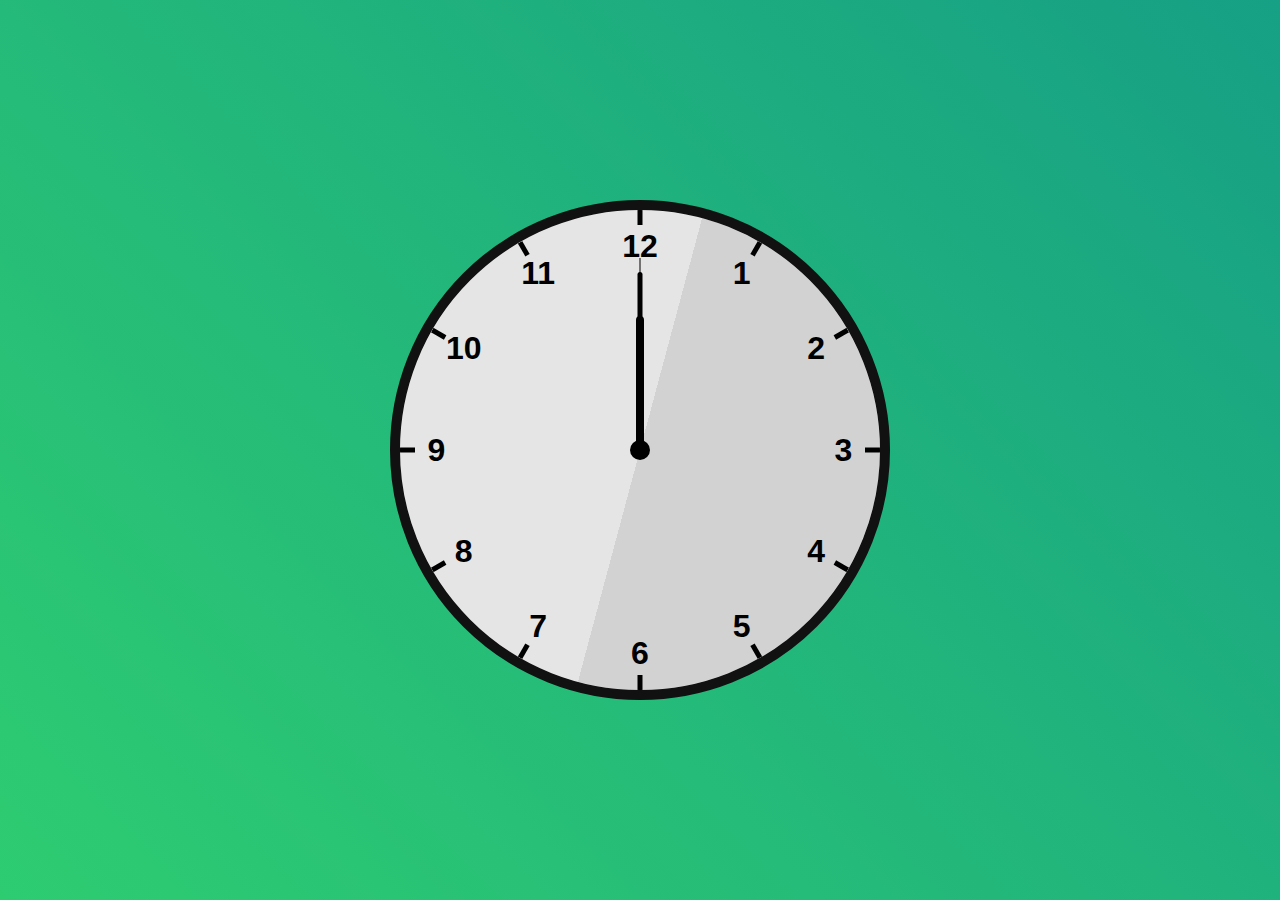
<file: analog clock/index.html>
<!DOCTYPE html>
<html lang="en">
<head>
    <meta charset="UTF-8">
    <meta name="viewport" content="width=device-width, initial-scale=1.0">
    <title>analog clock</title> 
    <link rel="stylesheet" href="style.css">
</head>
<body>
    <div class="clock"> 
        <div class="num num1"> 
            <div>1</div>
        </div>
        <div class="num num2"> 
            <div>2</div>
        </div>
        <div class="num num3"> 
            <div>3</div>
        </div>
        <div class="num num4"> 
            <div>4</div>
        </div>
        <div class="num num5"> 
            <div>5</div>
        </div>
        <div class="num num6"> 
            <div>6</div>
        </div>
        <div class="num num7"> 
            <div>7</div>
        </div>
        <div class="num num8"> 
            <div>8</div>
        </div>
        <div class="num num9"> 
            <div>9</div>
        </div>
        <div class="num num10"> 
            <div>10</div>
        </div>
        <div class="num num11"> 
            <div>11</div>
        </div>
        <div class="num num12"> 
            <div>12</div>
        </div>
        <div class="hand" id="sec"> 
            <div class="sec"></div>
        </div>
        <div class="hand" id="min"> 
            <div class="min"></div>
        </div>
        <div class="hand" id="hour">
            <div class="hour"></div>
        </div>
    </div> 
    <script src="main.js"></script>
</body>
</html>
</file>
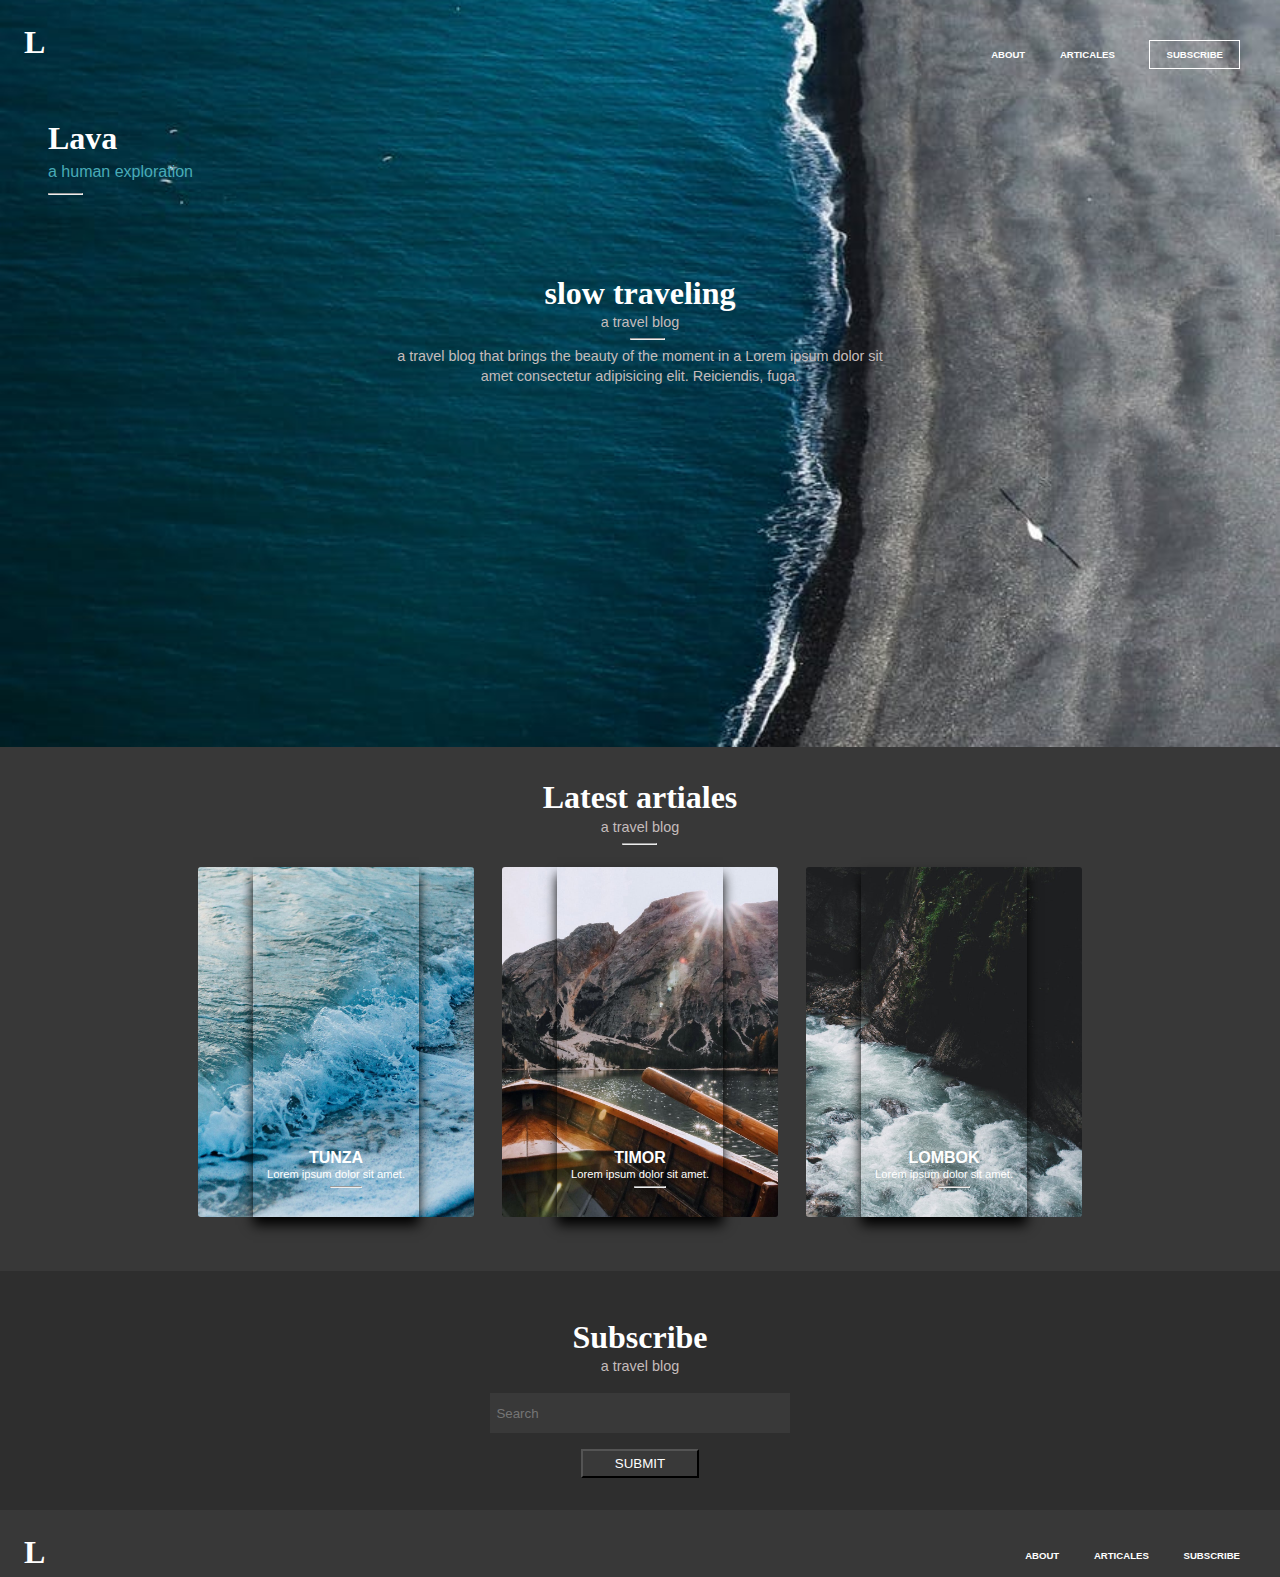
<file: lava/index.html>
<!DOCTYPE html>
<html lang="en">
<head>
    <meta charset="UTF-8">
    <meta name="viewport" content="width=device-width, initial-scale=1.0">
    <title>Document</title> 
    <link rel="stylesheet" href="style.css">
</head> 
<body> 
<header class="header"> 
    <!-- hamburger menu-->
    <div class="menu-container"> 
        <div class="menu"  id="menu"> 
            &#9776;
        </div> 
        <div class="menu-list" id="menu"> 
            <ul>
                <li>  <a href="#"> about</a>  </li>
                <li> <a href="#"> articales</a></li>
                <li> <a href="#"> subscribe</a></li>
            </ul> 
        </div>
    </div>
     <!-- end hamburger menu--> 

    <div class="container">
<div class="logo "> 
 <h1>L</h1>
</div> 
<nav class="nav hide"> 
    <ul>
        <li>  <a href="#"> about</a>  </li>
        <li> <a href="#"> articales</a></li>
        <li> <a href="#"> subscribe</a></li>
    </ul> 
</nav>  
</div> 



<div class="content-top"> 
    <h1>Lava</h1> 
    <p class="text-blue">a human exploration</p> 
    <hr class="line-xl">  
</div> 

<div class="content-bottom"> 
    <h1 class="text-lg">slow traveling </h1> 
    <p class="text-xl">a travel blog</p> 
    <hr class="line-xl"> 
    <p class="text-xl">a travel blog that brings the beauty of the moment in a <picture></picture> Lorem ipsum dolor sit amet consectetur adipisicing elit. Reiciendis, fuga.</p> 
</div>
</header> 

<!-- section 1-->
<section class="section"> 
    <h1 class="text-lg">Latest artiales </h1> 
    <p class="text-xl">a travel blog</p> 
    <hr class="line-xl"> 

    <div class="image-tables"> 

        <div class="card"> 
            <div class="card-content"> 
                <h2>tunza</h2>
               <p>Lorem ipsum dolor sit amet.</p> 
               <hr>
            </div>
         </div> 
           <div class="card"> 
            <div class="card-content"> 
                <h2> timor</h2>
                <p>Lorem ipsum dolor sit amet.</p> 
                <hr>
            </div>
            </div> 

            <div class="card"> 
                <div class="card-content"> 
                    <h2>lombok</h2>
                    <p>Lorem ipsum dolor sit amet.</p> 
                    <hr>
                </div>
                </div>
       </div> 
</section>

<form  class="form"> 
    <h1 class="text-lg">Subscribe</h1> 
    <p class="text-xl">a travel blog</p> 
    <input type="text" name="Search" placeholder="Search"> <br>
    <button>submit</button>
</form> 

 <!-- footer-->
<footer class="footer"> 
    <div class="container">
        <div class="logo"> 
         <h1>L</h1>
        </div> 
        <nav class="nav nav-footer"> 
            <ul>
                <li>  <a href="#"> about</a>  </li>
                <li> <a href="#"> articales</a></li>
                <li> <a href="#"> subscribe</a></li>
            </ul> 
        </nav>  
        </div> 
</footer>














<script>  
 var menu = document.getElementById("menu");
   menu.onclick = function() { 
            this.classList.toggle("active");
            var menuList = this.nextElementSibling;
            if (menuList .style.maxHeight) {
                menuList.style.maxHeight = null;
            } else {
                menuList.style.maxHeight = menuList.scrollHeight + "px";
            } 
          }
</script>
</body> 
</html>
</file>
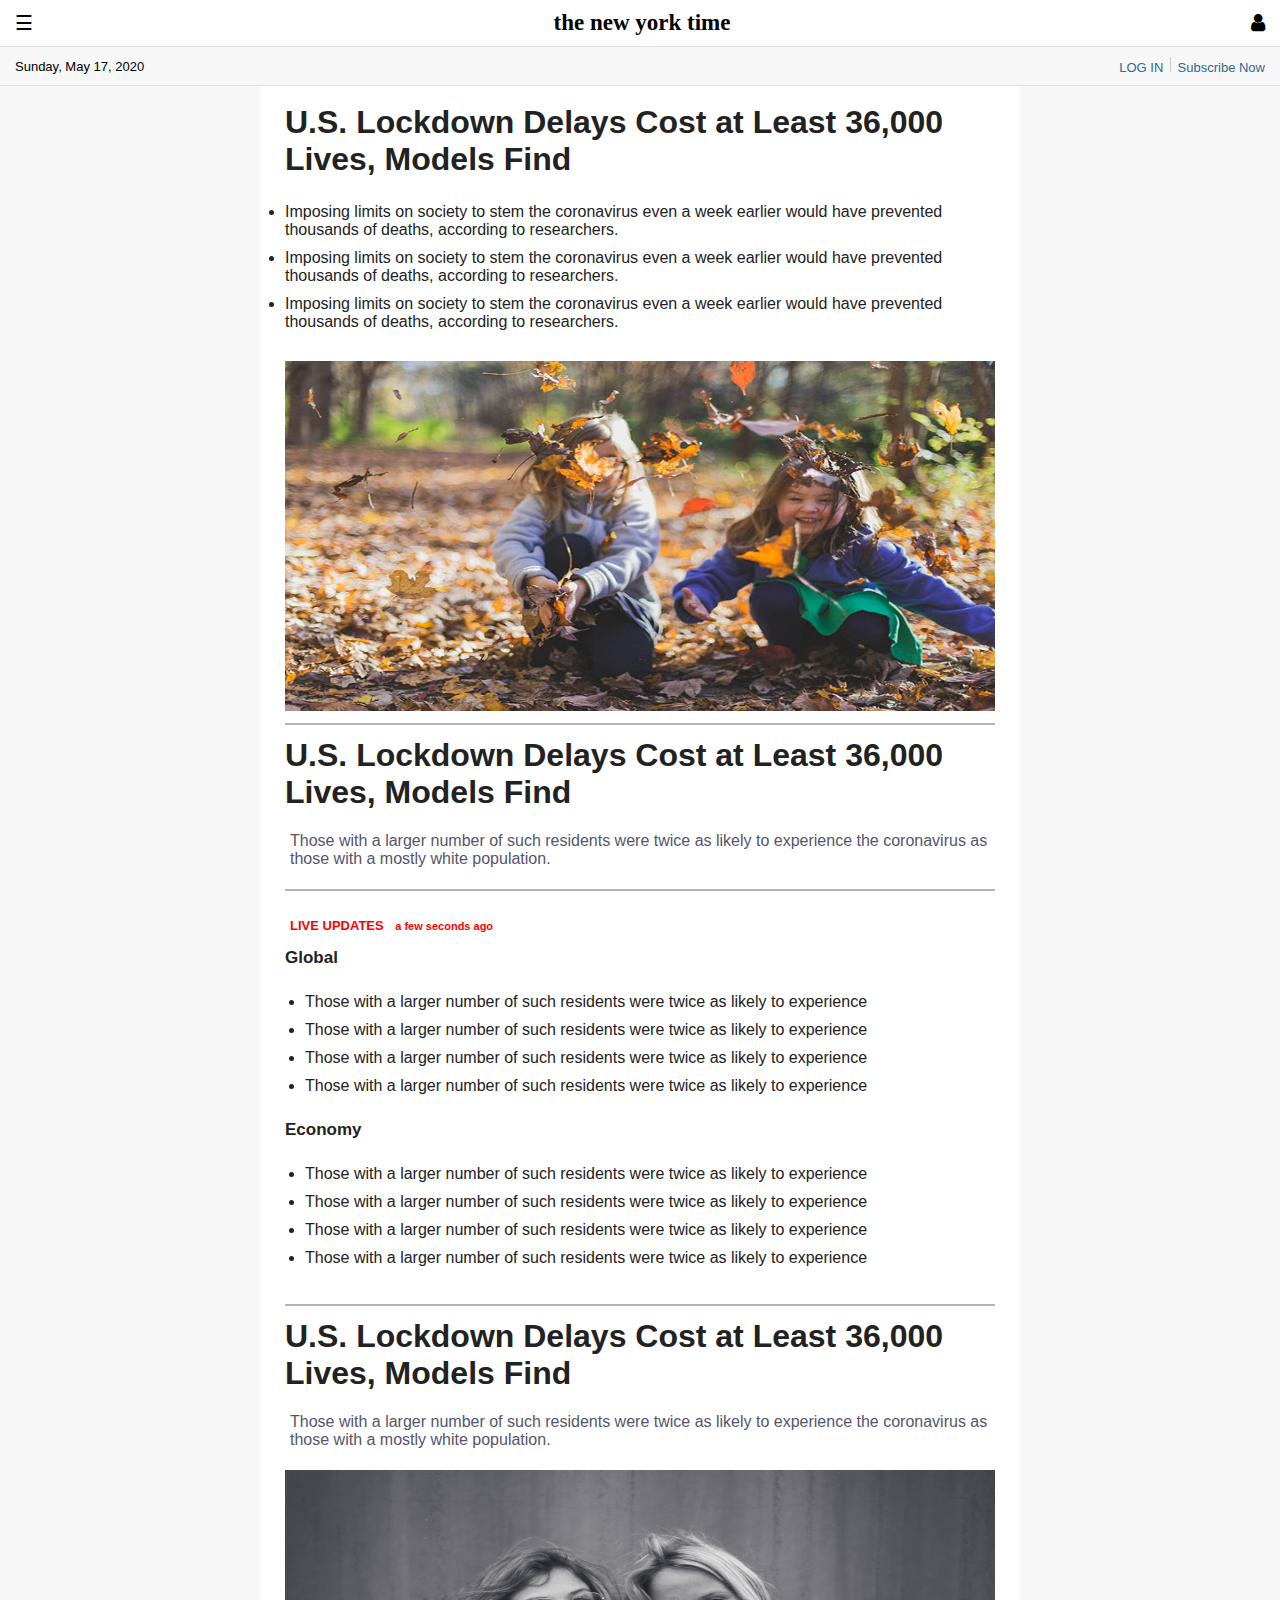
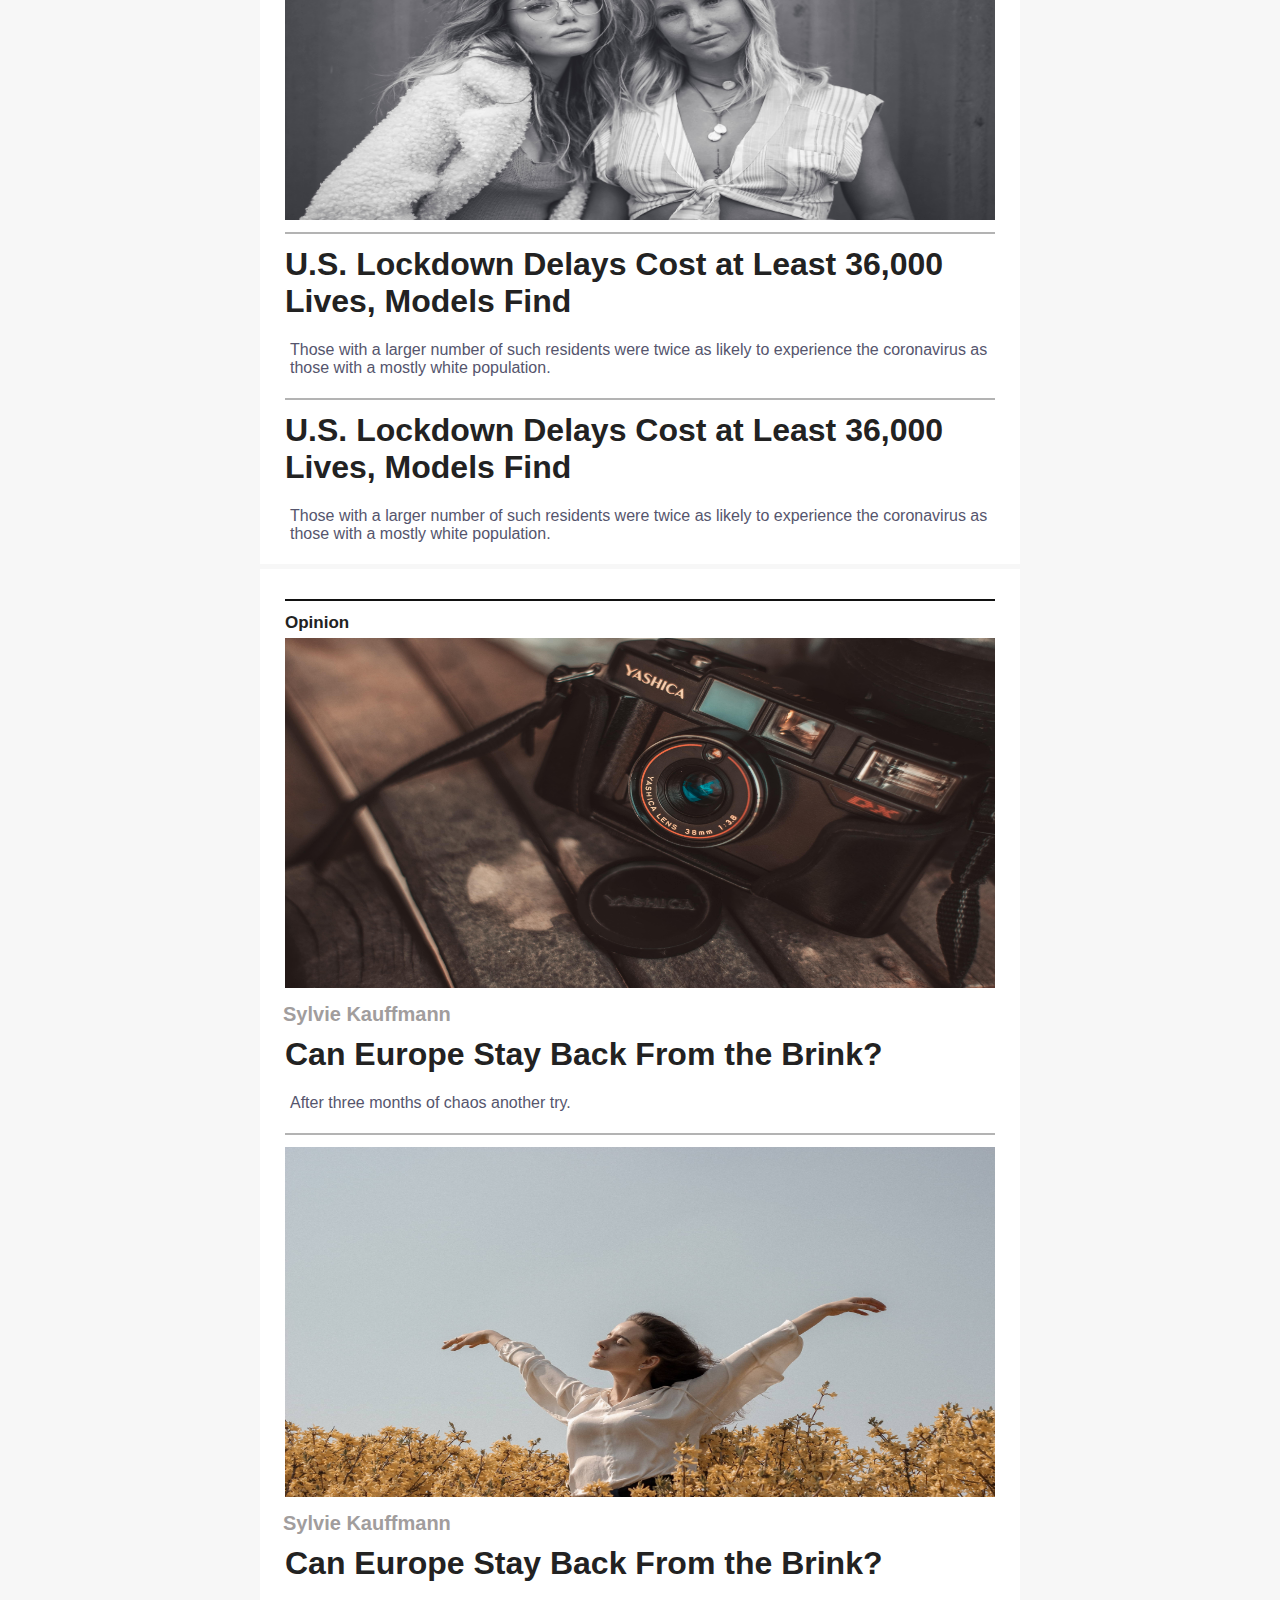
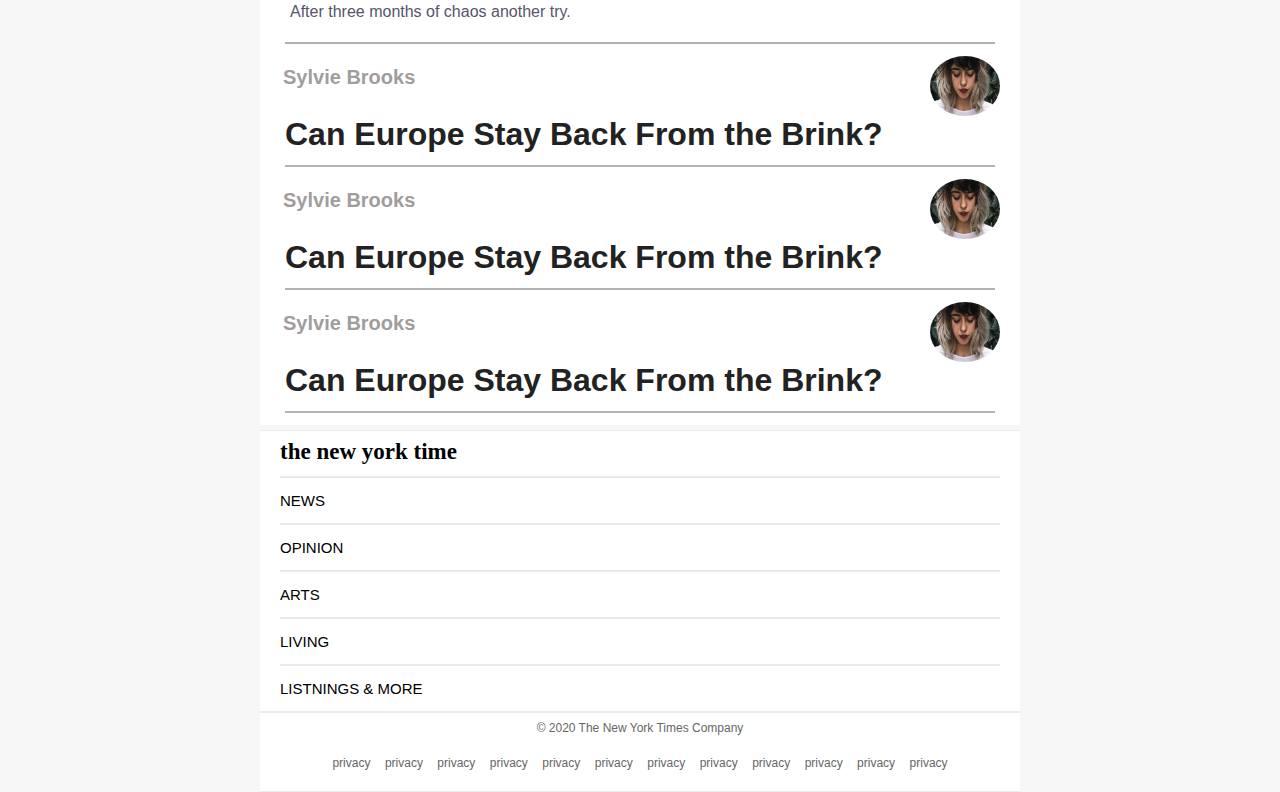
<file: nytimes/index.html>
<!DOCTYPE html>
<html lang="en">
<head>
    <meta charset="UTF-8">
    <meta name="viewport" content="width=device-width, initial-scale=1.0">
    <title>the new york times </title> 
    <link rel="stylesheet" href="style.css">
    <link href="https://stackpath.bootstrapcdn.com/font-awesome/4.7.0/css/font-awesome.min.css" rel="stylesheet" integrity="sha384-wvfXpqpZZVQGK6TAh5PVlGOfQNHSoD2xbE+QkPxCAFlNEevoEH3Sl0sibVcOQVnN" crossorigin="anonymous">
</head>
<body>
    <div class="header" id="header"> 
      <div class="header-elem"> 
        <span onclick="openNavbar()">&#9776;</span> 
        <span class="nytime-logo">the new york time</span> 
        <span><i class="fa fa-user" aria-hidden="true"></i> </span>
      </div>
        <div class="login-section"  > 
          <span>Sunday, May 17, 2020</span> 
          <span class="login">lOG IN <span class="bar"></span> Subscribe now </span> 
        </div>
    </div> 
    <!--    end header--> 
    <div class="menu-container" id="content"> 
        <div class="navbar-menu"> 
            <span></span>
            <span class="nytime-logo">the new york time</span>
            <span onclick="closeNavbar()">&times;</span>
        </div> 
        <div class="container">
       <div class="toggle-menu-container"> 
        <form class="search-form"> 

            <input type="search" name="search " placeholder="search"> 
            <button>go</button> 
   
        </form> 

        <p>news</p> 
        <div class="menu-content"> 
          <ul > 
            <li>home page</li>
            <li> world </li>
            <li> world</li>
            <li> world</li>
            <li> world</li>
            <li> world</li>
          </ul> 
          <ul> 
            <li>home page</li>
            <li> world </li>
            <li> world</li>
            <li> world</li>
            <li> world</li>
            <li> world</li>
        </ul>
       </div> 
       <p>opinon</p> 
        <div class="menu-content"> 
          <ul > 
            <li>home page</li>
            <li> world </li>
            <li> world</li>
            <li> world</li>
           
          </ul> 
          <ul > 
            <li>home page</li>
            <li> world </li>
            <li> world</li>
        </ul>
       </div> 
        <p>arts</p> 
        <div class="menu-content"> 
          <ul > 
            <li>home page</li>
            <li> world </li>
            <li> world</li>
            <li> world</li>
            <li> world</li>
            <li> world</li>
          </ul> 
          <ul> 
            <li>home page</li>
            <li> world </li>
            <li> world</li>
            <li> world</li>
            <li> world</li>
        </ul>
       </div> 
       <p>listings & more</p> 
       <div class="menu-content"> 
         <ul > 
           <li>home page</li>
           <li> world </li>
           <li> world</li>
           <li> world</li>
           <li> world</li>
           <li> world</li>
         </ul> 
         <ul> 
           <li>home page</li>
           <li> world </li>
           <li> world</li>
           <li> world</li>
           <li> world</li>
       </ul>
      </div>
     </div>
    </div> 
  </div>

<!-- start main container--> 

<section class="main-section">  
  <h1>U.S. Lockdown Delays Cost at Least 36,000 Lives, Models Find</h1>
  <ul class="text-list"> 
    <li>Imposing limits on society to stem the coronavirus even a week earlier would have prevented thousands of deaths, according to researchers.</li>
    <li>Imposing limits on society to stem the coronavirus even a week earlier would have prevented thousands of deaths, according to researchers.</li>
    <li>Imposing limits on society to stem the coronavirus even a week earlier would have prevented thousands of deaths, according to researchers.</li>
  </ul> 
  <div class="slider-img"> 
    <img src="" alt="" name="slideshow"> 
  
  </div> 
  <hr> 
  <h1>U.S. Lockdown Delays Cost at Least 36,000 Lives, Models Find</h1>
  <p>Those with a larger number of such residents were twice as likely to experience the coronavirus as those with a mostly white population.</p>
  <hr>
  <div CLASS="list-items">  
    <strong>Live Updates <span>a few seconds ago</span></strong>
    <div class="global"> 
      <h2>global</h2> 
      <ul >
        <li class="list"> Those with a larger number of such residents were twice as likely to experience </li>
        <li class="list"> Those with a larger number of such residents were twice as likely to experience</li>
        <li class="list"> Those with a larger number of such residents were twice as likely to experience</li>
        <li class="list"> Those with a larger number of such residents were twice as likely to experience</li>
      
      </ul>
    </div> 
    <div class="global"> 
      <h2>economy</h2> 
      <ul>
        <li class="list"> Those with a larger number of such residents were twice as likely to experience </li>
        <li class="list"> Those with a larger number of such residents were twice as likely to experience</li>
        <li class="list"> Those with a larger number of such residents were twice as likely to experience</li>
        <li class="list"> Those with a larger number of such residents were twice as likely to experience</li>
      
      </ul>
    </div>
  </div> 
  <hr> 
  
  <h1>U.S. Lockdown Delays Cost at Least 36,000 Lives, Models Find</h1>
  <p>Those with a larger number of such residents were twice as likely to experience the coronavirus as those with a mostly white population.</p>
  
  <div class="slider-img"> 
    <img src="img/9.jpg" alt="" name=""> 
  </div>  
  <hr>
  <h1>U.S. Lockdown Delays Cost at Least 36,000 Lives, Models Find</h1>
  <p>Those with a larger number of such residents were twice as likely to experience the coronavirus as those with a mostly white population.</p>
  <hr> 
  <h1>U.S. Lockdown Delays Cost at Least 36,000 Lives, Models Find</h1>
  <p>Those with a larger number of such residents were twice as likely to experience the coronavirus as those with a mostly white population.</p>
   
</section> 


<section class="main-section"> 
 <hr class="bold-hr">  
 <div class=" list-items"> 
  <h2>opinion</h2>
 </div>

 <div class="slider-img"> 
  <img src="img/7.jpg" alt="" name=""> 
</div>  
<div class="peoples-section"> 
  <div>
    <h2>Sylvie Kauffmann</h2> 
  <h1>Can Europe Stay Back From the Brink?</h1> 
  <p>After three months of chaos  another try.</p>
  </div> 

<hr> 

<div class="slider-img"> 
  <img src="img/8.jpg" alt="" name=""> 
</div>  
<div>
  <h2>Sylvie Kauffmann</h2> 
<h1>Can Europe Stay Back From the Brink?</h1> 
<p>After three months of chaos  another try.</p>
</div> 

<hr> 
<div class="peoples-section-pic"> 
  <div>
    <h2>Sylvie brooks</h2> 
  </div> 
    <div class="profile-pic"> 
      <img src="img/6.jpg" alt="">
    </div>  
  </div> 
  <h1>Can Europe Stay Back From the Brink?</h1>
  <hr>   
  <div class="peoples-section-pic"> 
  <div>
    <h2>Sylvie brooks</h2> 
  </div> 
    <div class="profile-pic"> 
      <img src="img/6.jpg" alt="">
    </div>  
  </div> 
  <h1>Can Europe Stay Back From the Brink?</h1>
  <hr>    
  <div class="peoples-section-pic"> 
    <div>
      <h2>Sylvie brooks</h2> 
    </div> 
      <div class="profile-pic"> 
        <img src="img/6.jpg" alt="">
      </div>  
    </div> 
    <h1>Can Europe Stay Back From the Brink?</h1>
 
    <hr>    
  

</div> 
</section>



<!--             start footer --> 

<div class="acc-foot-container"> 
   
  <h3>the new york time</h3> 
  <hr>
  <div class="accordio-content">  
    <button class="accordion"> news</button> 
    
    <div class="accordion-body"> 
      <ul class="ul-list"> 
          <li>Home Page</li>
          <li>World</li>
          <li>U.S.</li>
          <li>politics</li>
          <li>election 2020</li>
          <li>new york</li>
          <li>business</li> 
          <li>tech</li> 
          <li>science</li>
      </ul> 
      <ul class="ul-list"> 
        <li>climate</li>
        <li>sports</li>
        <li>obituaries</li>
        <li>the upshot</li>
        <li>espanol</li>
        <li>new york</li>
        <li>today's paper</li> 
        <li>corrections</li> 
    </ul>
    </div> 
    <hr>
  </div> 
  <div class="accordio-content">  
      <button class="accordion"> opinion</button> 
      
      <div class="accordion-body"> 
        <ul class="ul-list"> 
            <li>Home Page</li>
            <li>World</li>
            <li>U.S.</li>
            <li>politics</li>
            <li>election 2020</li>
            <li>new york</li>
            <li>business</li> 
            <li>tech</li> 
            <li>science</li>
        </ul> 
        <ul class="ul-list"> 
          <li>climate</li>
          <li>sports</li>
          <li>obituaries</li>
          <li>the upshot</li>
          <li>espanol</li>
          <li>new york</li>
          <li>today's paper</li> 
          <li>corrections</li> 
      </ul>
      </div> 
      <hr>
    </div> 
  <div class="accordio-content">  
      <button class="accordion"> arts</button> 
      
      <div class="accordion-body"> 
        <ul class="ul-list"> 
            <li>Home Page</li>
            <li>World</li>
            <li>U.S.</li>
            <li>politics</li>
            <li>election 2020</li>
            <li>new york</li>
            <li>business</li> 
            <li>tech</li> 
            <li>science</li>
        </ul> 
        <ul class="ul-list"> 
          <li>climate</li>
          <li>sports</li>
          <li>obituaries</li>
          <li>the upshot</li>
          <li>espanol</li>
          <li>new york</li>
          <li>today's paper</li> 
          <li>corrections</li> 
      </ul>
      </div> 
      <hr>
  </div> 
  <div class="accordio-content">  
      <button class="accordion"> living</button> 
      
      <div class="accordion-body"> 
        <ul class="ul-list"> 
            <li>Home Page</li>
            <li>World</li>
            <li>U.S.</li>
            <li>politics</li>
            <li>election 2020</li>
            <li>new york</li>
            <li>business</li> 
            <li>tech</li> 
            <li>science</li>
        </ul> 
        <ul class="ul-list"> 
          <li>climate</li>
          <li>sports</li>
          <li>obituaries</li>
          <li>the upshot</li>
          <li>espanol</li>
          <li>new york</li>
          <li>today's paper</li> 
          <li>corrections</li> 
      </ul>
      </div> 
      <hr>
    </div> 
    <div class="accordio-content">  
      <button class="accordion"> listnings & more</button> 
      
      <div class="accordion-body"> 
        <ul class="ul-list"> 
            <li>Home Page</li>
            <li>World</li>
            <li>U.S.</li>
            <li>politics</li>
            <li>election 2020</li>
            <li>new york</li>
            <li>business</li> 
            <li>tech</li> 
            <li>science</li>
        </ul> 
        <ul class="ul-list"> 
          <li>climate</li>
          <li>sports</li>
          <li>obituaries</li>
          <li>the upshot</li>
          <li>espanol</li>
          <li>new york</li>
          <li>today's paper</li> 
          <li>corrections</li> 
      </ul>
      </div> 
    </div> 
    
    <footer class="footer"> 
      <div class="copy-write"> 
       &copy; 2020 The New York Times Company
      </div> 
      <div class="footer-elem"> 
        <a href="#">privacy</a> 
        <a href="#">privacy</a> 
        <a href="#">privacy</a> 
        <a href="#">privacy</a> 
        <a href="#">privacy</a> 
        <a href="#">privacy</a> 
        <a href="#">privacy</a> 
        <a href="#">privacy</a> 
        <a href="#">privacy</a> 
        <a href="#">privacy</a> 
        <a href="#">privacy</a> 
        <a href="#">privacy</a> 
        
      </div>
  </footer> 

</div> 
    <script src="script.js"></script>
</body>
</html>
</file>
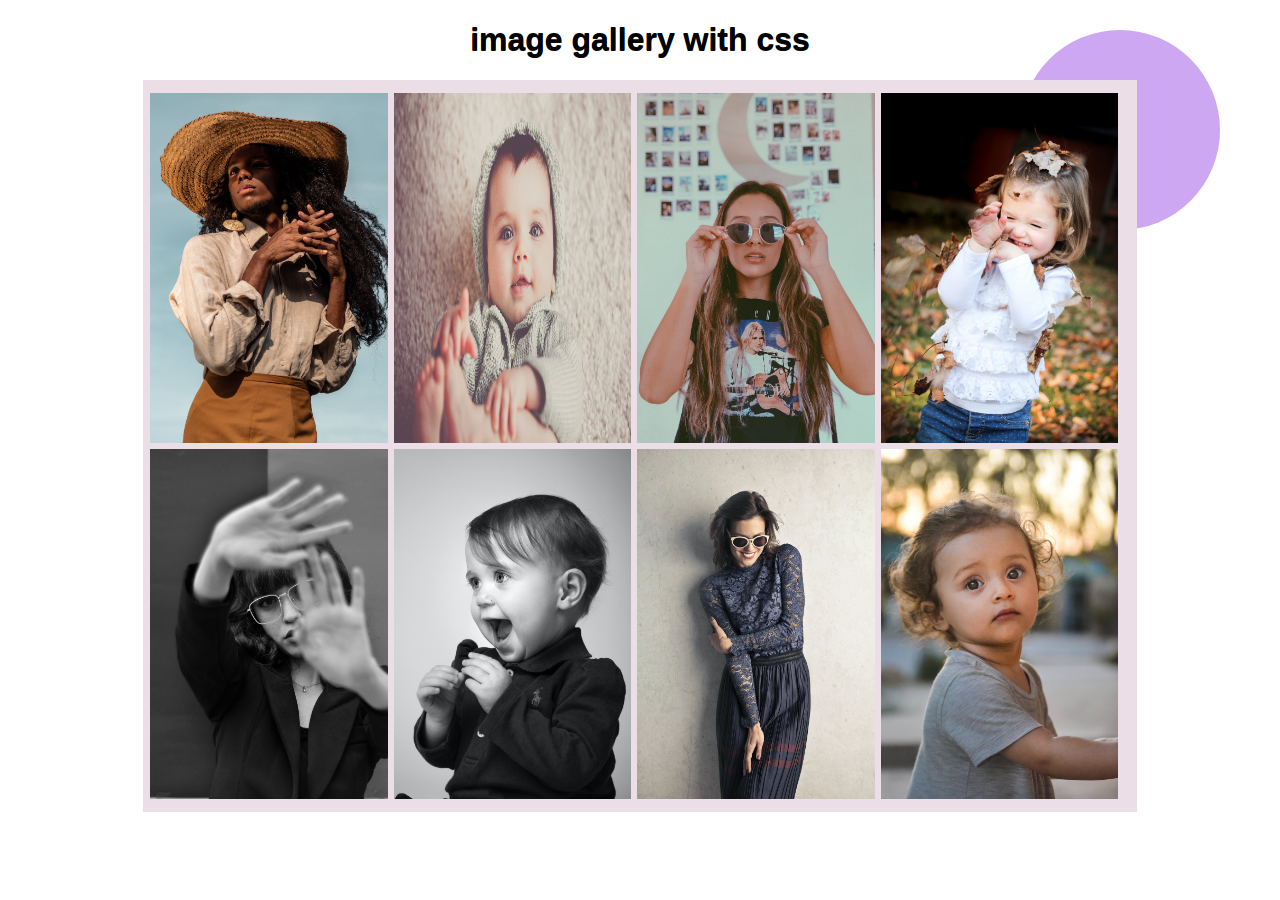
<file: responsive image gallery/index.html>
<!DOCTYPE html>
<html lang="en">
<head>
    <meta charset="UTF-8">
    <meta name="viewport" content="width=device-width, initial-scale=1.0">
    <title>Document</title>
</head> 
<style> 
body { 
    box-sizing: border-box;
}
.container { 
    position: relative; 
    z-index: 1;
    max-width: 990px; 
    padding: 10px 0 10px 4px;
    margin: auto; 
   overflow: hidden; 
   background-color: #ecdee7;
   justify-content: center; 
   text-align: center; 
} 
 h1 { 
   text-align: center; 
   position: relative; 
   z-index: 3;
   font-family: Arial, Helvetica, sans-serif; 
   text-shadow: 0 1px 0 rgb(10, 10, 10); 
} 
.image { 
    float:left;
    margin:  3px; 
    overflow: hidden;
    max-width:24%; 
    width:100%;
    height: 350px; 
    position:relative; 
    z-index: 1;
} 
.image span { 
    display: inline-block;
    position: absolute; 
    left:50%;  
    opacity: 0;
    bottom: -48px;
    width: 100%; 
    transition: all .4s ease-in;
    padding: 7px 0;
    color: rgb(0, 0, 0, );
    transform: translate(-50%, -50%); 
    background: rgb(252, 251, 251); 
    text-shadow: 0 1px 0 rgb(250, 235, 235);
} 
.image:hover span { 
    opacity: 10; 
    bottom: -19px;
} 
.image:hover img { 
    transform: scale(1.2);

}
.image img { 
    min-height:100%;
    height:auto; 
    width: 100%; 
    transition: all .4s ease-in;
} 
.circle { 
    background-color: rgb(205, 167, 241); 
    position: absolute; 
    right:60px; 
    top:30px;
    z-index: 0;
    width:200px; 
    height: 200px; 
   border-radius: 50%;
}

@media only screen and (max-width: 850px) { 
    .image { 
        max-width: 48.5%; 
        width:100%;
    } 
    .circle:before { 
        content:""; 
        position: absolute;
        display:inline-block;
        width:100px; 
        height:110px; 
        border-radius: 50%;
        background-color: #ecdee7;
        left:-150px;
        top: -60px;
    } 
} 
@media only screen and (max-width: 450px) { 
    .image { 
        max-width: 100%; 
        width:100%;
    }  
    .circle { 
        width:100px; 
        height:100px; 
        top: 80px;
    } 
    .circle:before { 
        content:""; 
        position: absolute;
        display:inline-block;
        width:100px; 
        height:110px; 
        border-radius: 50%;
        background-color: #ecdee7;
        left:-150px;
        top: -60px;
    }
} 
</style>
<body> 
    <h1>image gallery with css</h1> 
    <div class = "circle"></div>
    <div class="container">      
    <div class="image"> 
        <img src="img/1.jpeg" alt="image girl" style="width:100%;"> 
        <span>beatiful picture</span>
    </div> 
    <div class="image"> 
        <img src="img/b1.jpeg" alt="image girl" style=" width:100%;"> 
        <span>beatiful picture</span>
    </div> 
    <div class="image"> 
        <img src="img/2.jpeg" alt="image girl" style="width:100%;"> 
        <span>beatiful picture</span>
    </div> 
    <div class="image"> 
        <img src="img/b2.jpeg" alt="image girl" style=" width:100%;"> 
        <span>beatiful picture</span>
    </div> 
    <div class="image"> 
        <img src="img/3.jpeg" alt="image girl" style=" width:100%;"> 
        <span>beatiful picture</span>
    </div> 
    <div class="image"> 
        <img src="img/b3.jpeg" alt="image girl" style=" width:100%;"> 
        <span>beatiful picture</span>
    </div> 
    <div class="image"> 
        <img src="img/4.jpg" alt="image girl" style=" width:100%;"> 
        <span>beatiful picture</span>
    </div> 
    <div class="image"> 
        <img src="img/b4.jpeg" alt="image girl" style=" width:100%;"> 
        <span>beatiful picture</span>
    </div> 
</div>
</body>
</html>
</file>
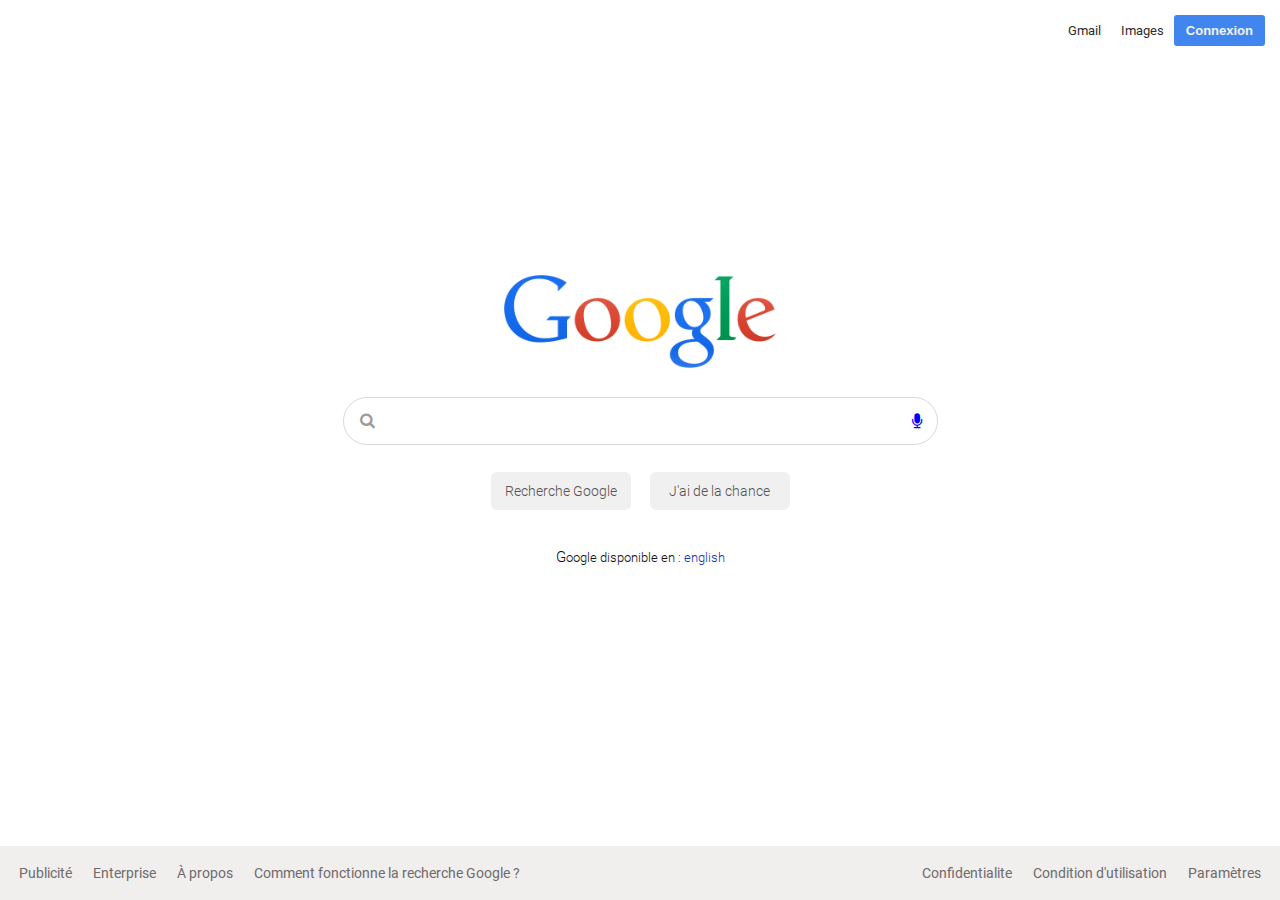
<file: google.html>
<!Doctype html>  
<html>
    <head>  
        <meta charest="utf-8"> 
        <title> google main page </title> 
        <link rel ="stylesheet" href="style.css">   
        <link href="https://stackpath.bootstrapcdn.com/font-awesome/4.7.0/css/font-awesome.min.css" rel="stylesheet" integrity="sha384-wvfXpqpZZVQGK6TAh5PVlGOfQNHSoD2xbE+QkPxCAFlNEevoEH3Sl0sibVcOQVnN" crossorigin="anonymous">

    </head>
   
    <div class="container"> 
           <!-- start header-->
         <div class="header"> 
             <a href="#"> gmail </a> 
             <a href="#"> images </a> 
            <button class="btn"> connexion</button>
            
        </div> 
            <!-- end  header--> 
            <!-- start main--> 
            <div class="main"> 

                <div class="logo-img">  <img src="image/Logo.png " alt="martin luther king" > 
                   
                  </div>
                <form > 
                <div class="search"> 
                    <input type="search">
                    <span class="mic"> <i class="fa fa-microphone" aria-hidden="true"  style="color:blue"></i></span>  
                    <span class="srch"><i class="fa fa-search" aria-hidden="true"></i> </span>
                 
                </div>
                
                   <div class="btn">   
                     <button  style="margin-right:8px; text-transform:capitalize ">recherche google</button> 
                     <button > <span style="text-transform:capitalize">j'ai </span> de la chance</button>
                
                
  
                </form> 
                <p> google disponible en : <a href="#">english</a></p>
            </div> 
            </div> 
            <!-- end  main --> 
             <!-- start footer --> 
            <div class="footer"> 
                <div class="left start"> 
                    <a href="#"><div> publicité </div></a> 
                    <a href="#"><div> enterprise </div> </a>   
                    <a href="#"> <div> À propos</div></a>   
                    <a href="#"><div>comment fonctionne la recherche Google ?  </div>  </a> 
                </div>
                <div class=" left end "> 
                    <a href="#"> <div> confidentialite </div></a>  
                    <a href="#">  <div>  condition d'utilisation</div> </a>  
                    <a href="#">  <div> paramètres</div> </a> 
                     </div> 
            </div>  
             <!-- end  footer --> 
       
    </div> 
   </body>
</html>
</file>
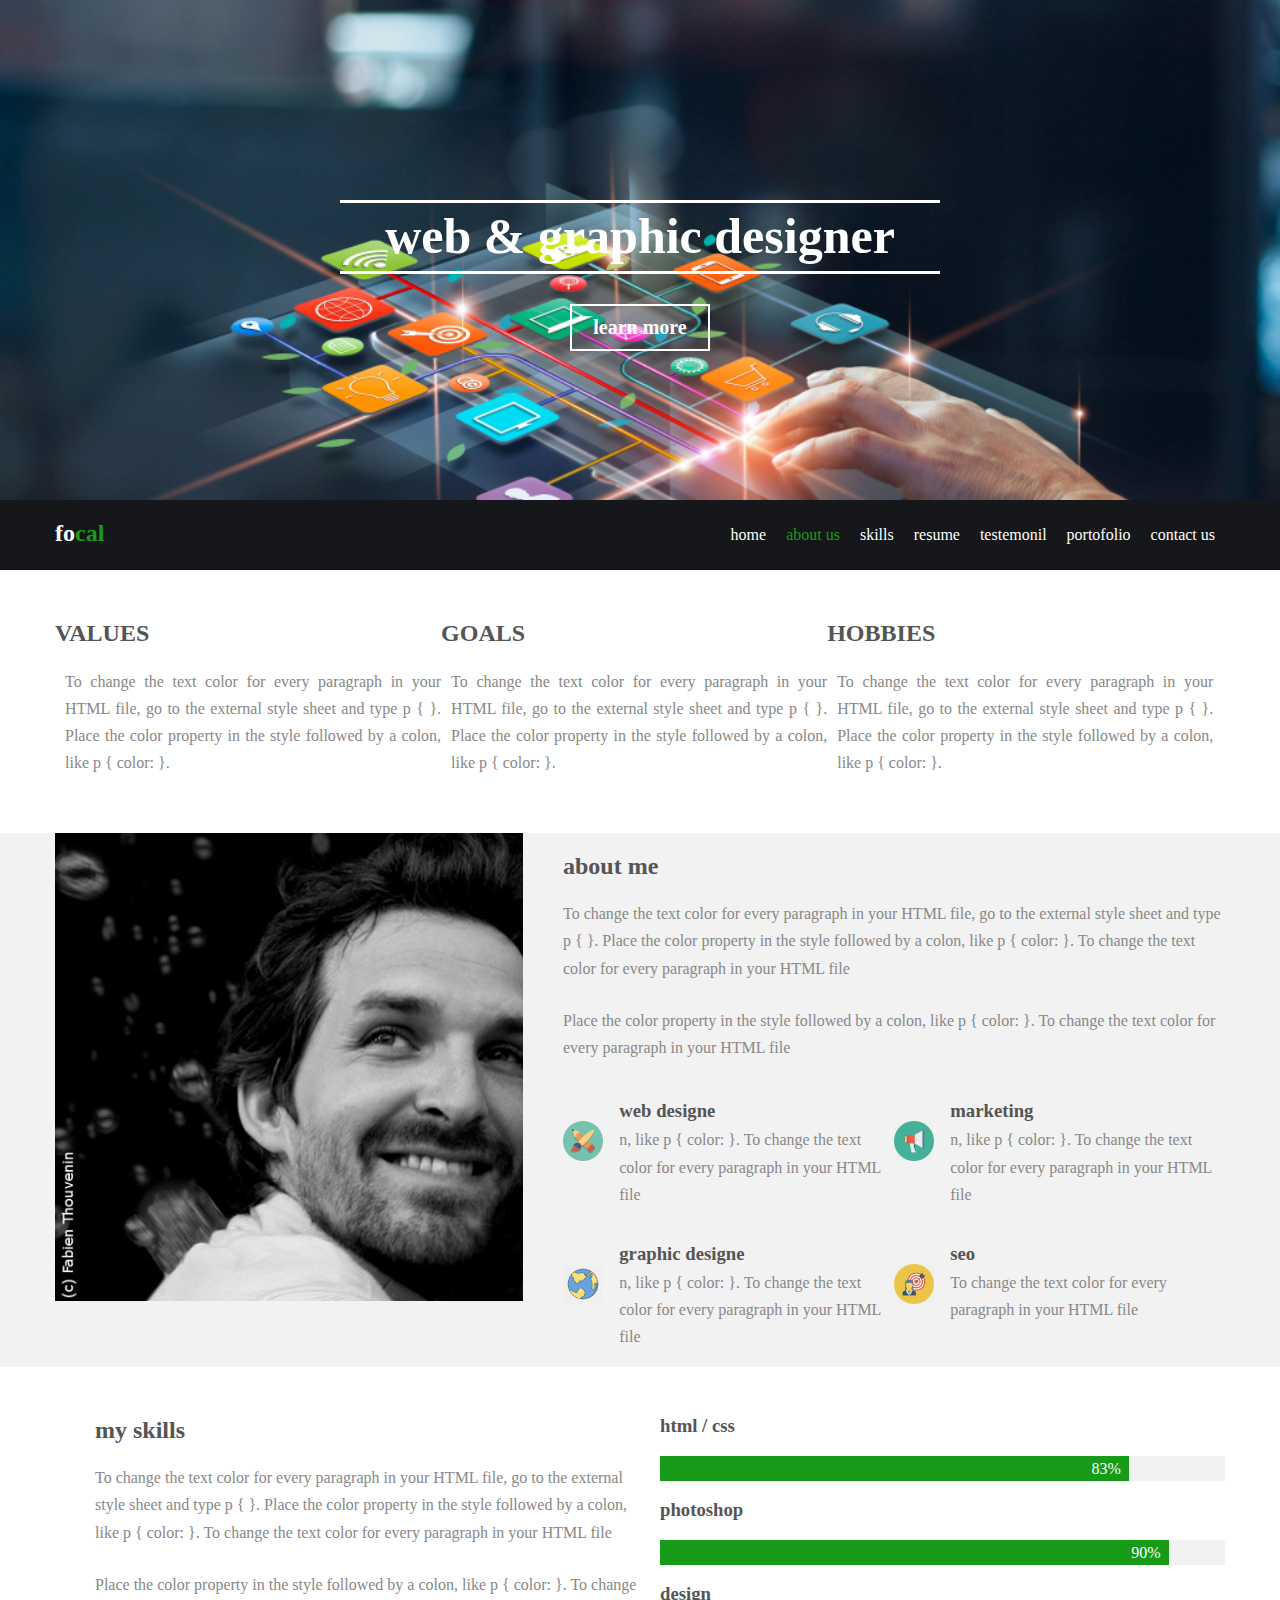
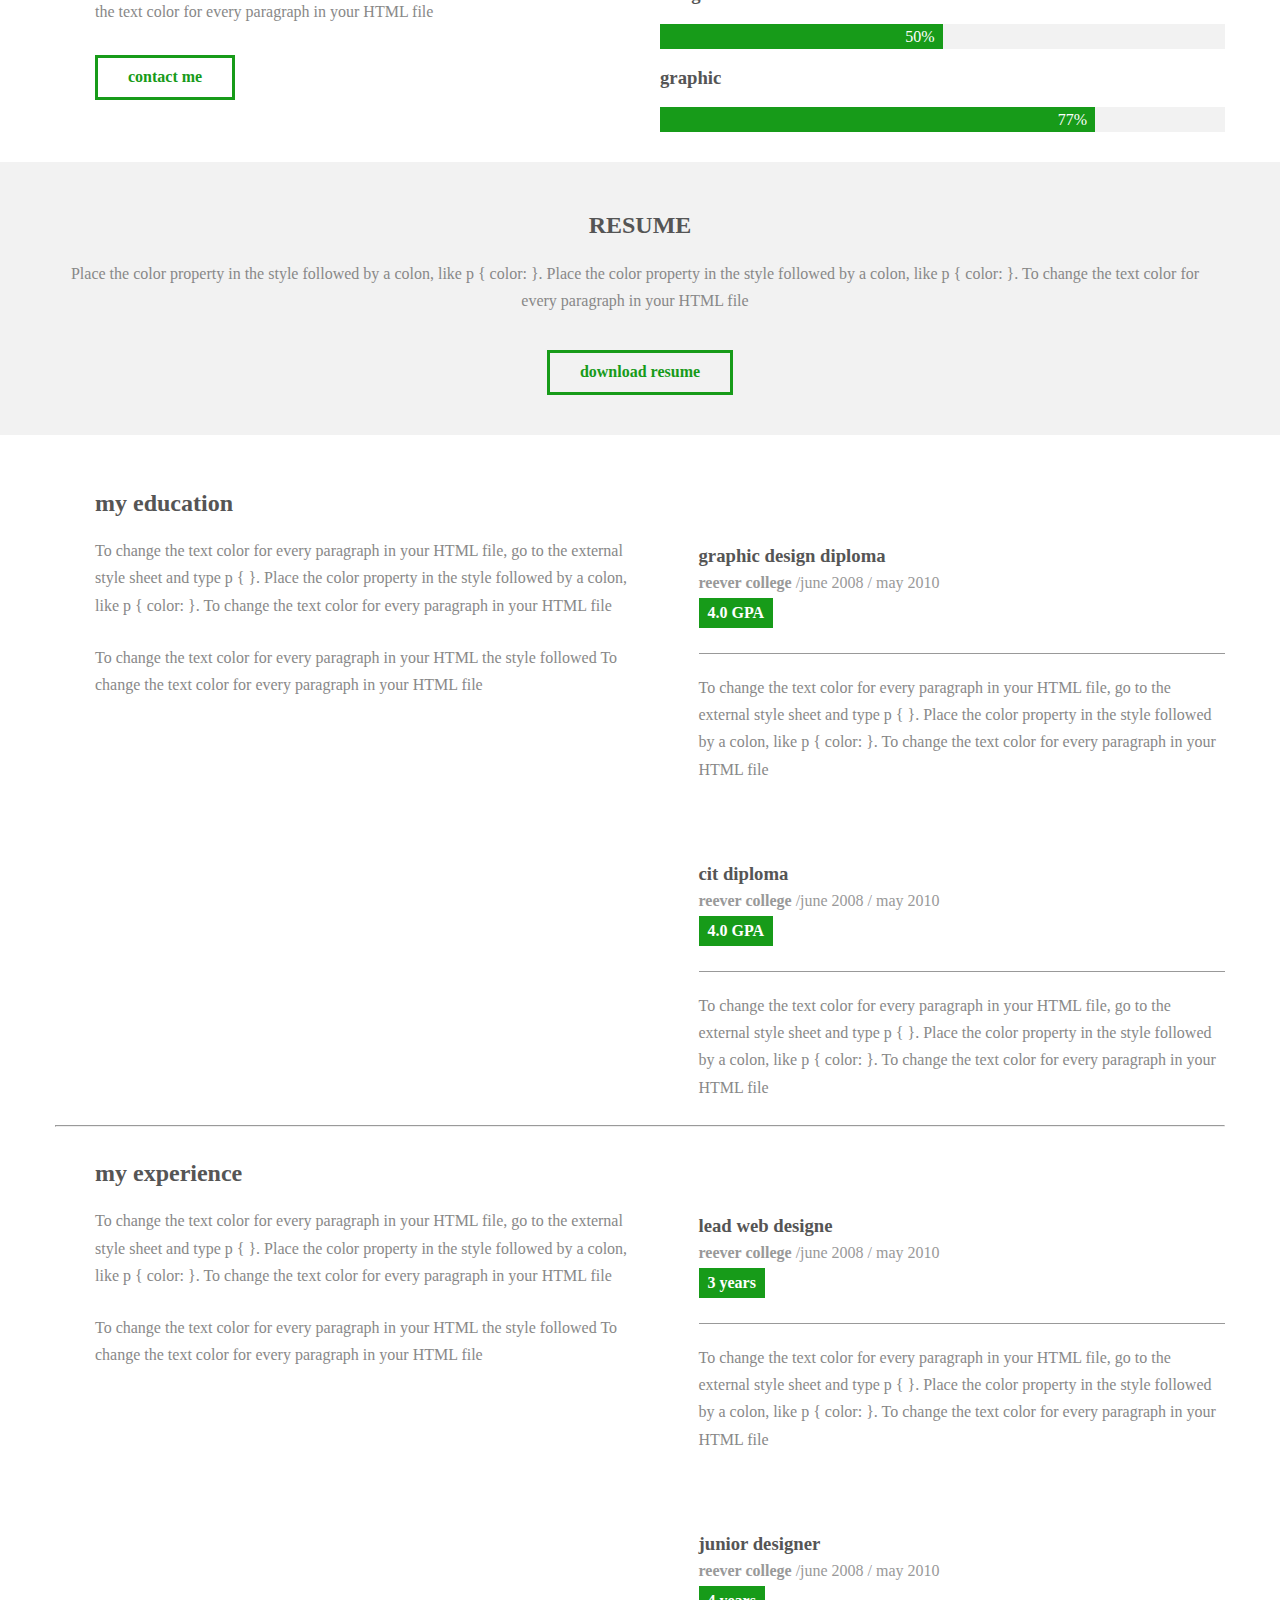
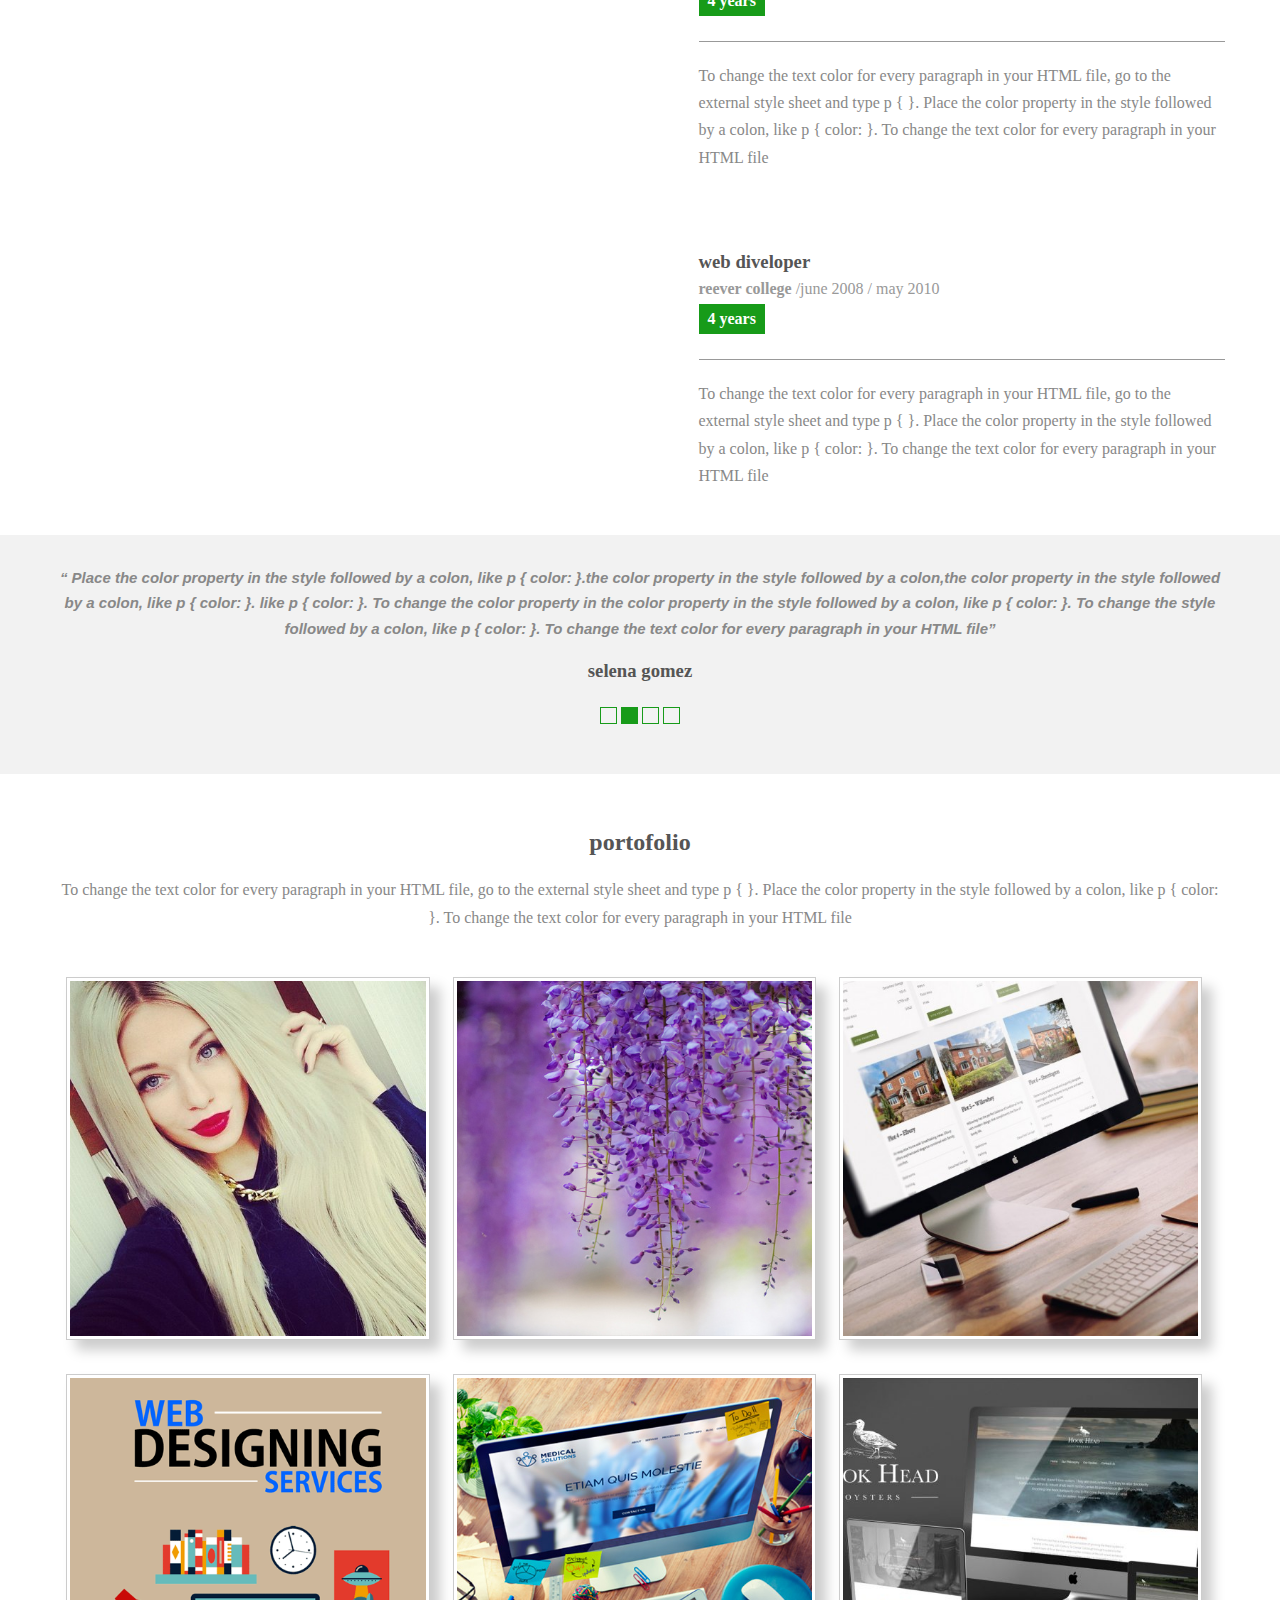
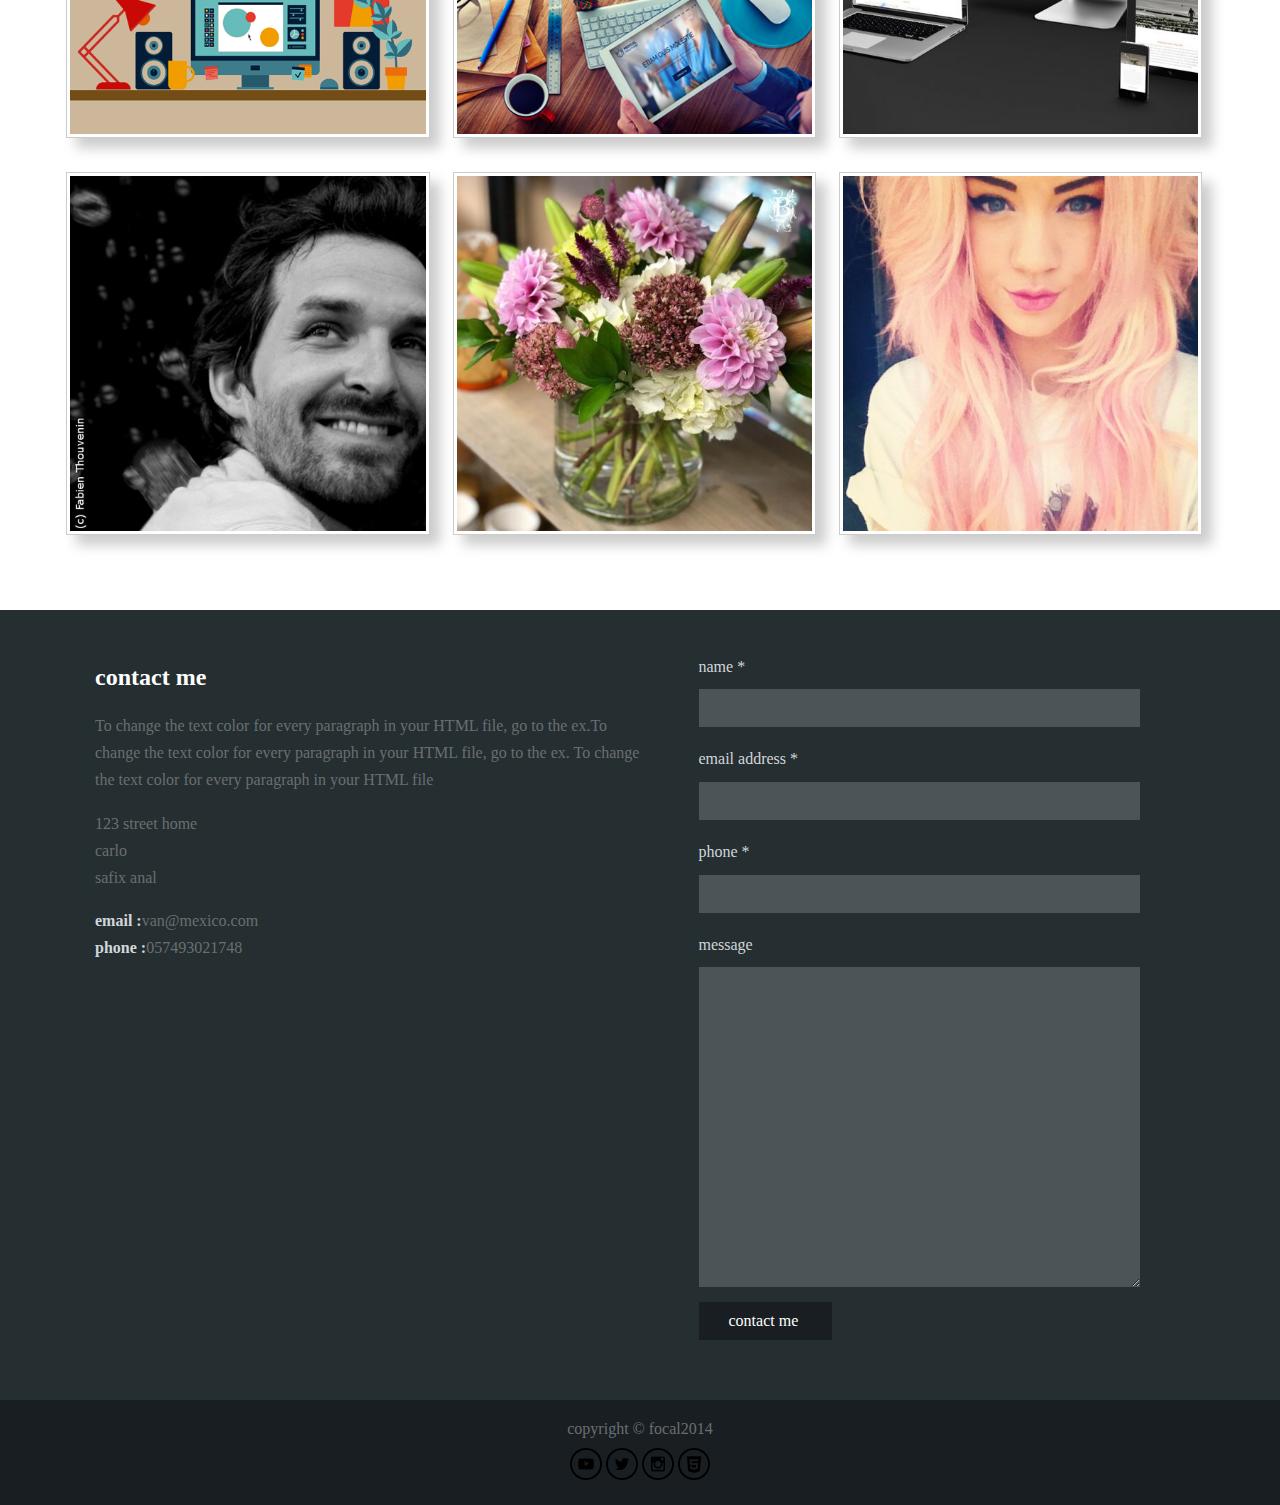
<file: first project/INDEX2.html>
<!DOCTYPE HTML >
    <html lang="en">
        <head>
     <meta charset="utf-8">
     <title> my first layout </title>
     <link rel="stylesheet" href="css/main2.css">
     <link rel="stylesheet" href="css/normalize.css">
     
      </head>
        <body>
            <!-- start header -->
            <div class="header">
                <div class="slider">
                      <div class="container">
                    <div class="intro">
                        <h2> web &amp; graphic designer</h2>
                        <button> learn more</button>
                    </div>
                </div>
                      </div>
                 <div class="navbar">
                    <div class="container">
                    <h2 class="fl-left"> fo<span>cal</span></h2>
                    <ul>
                        <li> <a href="#"> home </a> </li>
                        <li class="active"> <a href="#"> about us </a></li>
                        <li><a href="#"> skills </a></li>
                        <li> <a href="#"> resume </a></li>
                        <li><a href="#"> testemonil </a></li>
                        <li><a href="#"> portofolio </a></li>
                        <li><a href="#"> contact us </a></li> 
                    </ul>
                    </div>
                 </div>
            </div>
             <!-- end header -->
             
             <!-- start features -->
             <div class="features">
                      <div class="container">
                    <div class="feat fl-left">
                        <h2> values </h2>
                        <p> To change the text color for every paragraph in your HTML file, go to the external style sheet and type p { }. Place the color property in the style followed by a colon, like p { color: }.</p>
                    </div>
                     <div class="feat fl-left">
                        <h2>goals  </h2>
                         <p> To change the text color for every paragraph in your HTML file, go to the external style sheet and type p { }. Place the color property in the style followed by a colon, like p { color: }.</p>
                            
                             </div>
                      <div class="feat fl-left">
                        <h2> hobbies</h2>
                         <p> To change the text color for every paragraph in your HTML file, go to the external style sheet and type p { }. Place the color property in the style followed by a colon, like p { color: }.</p>
                    </div>
                </div>
             </div>
             <!-- end features -->
             <!-- start about me -->
              <div class="about-me">
                      <div class="container">
                    <div class="image fl-left"> <img src="images/designer.jpg" alt="test"> </div>
                    <div class="info fl-left">
                      
                            <h2> about me</h2>
                             <p> To change the text color for every paragraph in your HTML file, go to the external style sheet and type p { }. Place the color property in the style followed by a colon, like p { color: }. To change the text color for every paragraph in your HTML file</p>
                            <p> Place the color property in the style followed by a colon, like p { color: }. To change the text color for every paragraph in your HTML file</p>
                            
                            <div class="hobbies">
                                <!-- start box content --> 
                                <div class="content fl-left">
                                    <!-- start box icon --> 
                                <div class="icon">
                                    <img src="images/web.png "> 
                                </div>
                                <!-- end box icon -->
                                <!-- start box text -->
                                <div class="text fl-left"> <h3> web designe </h3>
                                 <p> n, like p { color: }. To change the text color for every paragraph in your HTML file</p>
                             </div>
                                <!-- end box text -->
                                </div>
                                <!-- end box content -->
                                 <!-- start box content --> 
                                <div class="content fl-left">
                                    <!-- start box icon --> 
                                <div class="icon">
                                    <img src="images/seo.png "> 
                                </div>
                                <!-- end box icon -->
                                <!-- start box text -->
                                <div class="text fl-left"> <h3> marketing </h3>
                                 <p> n, like p { color: }. To change the text color for every paragraph in your HTML file</p>
                             </div>
                                <!-- end box text -->
                                </div>
                                <!-- end box content -->
                                 <!-- start box content --> 
                                <div class="content fl-left ">
                                    <!-- start box icon --> 
                                <div class="icon">
                                    <img src="images/graphic.png "> 
                                </div>
                                <!-- end box icon -->
                                <!-- start box text -->
                                <div class="text fl-left"> <h3> graphic designe </h3>
                                 <p> n, like p { color: }. To change the text color for every paragraph in your HTML file</p>
                             </div>
                                <!-- end box text -->
                                </div>
                                <!-- end box content -->
                                 <!-- start box content --> 
                                <div class="content fl-left">
                                    <!-- start box icon --> 
                                <div class="icon">
                                    <img src="images/marketing.png "> 
                                </div>
                                <!-- end box icon -->
                                <!-- start box text -->
                                <div class="text fl-left"> <h3> seo</h3>
                                 <p>To change the text color for every paragraph in your HTML file</p>
                             </div>
                                <!-- end box text -->
                                </div>
                                <!-- end box content --> 
                            </div>
                        </div>
                    </div>
                </div>
              </div>
            <!-- end about me -->
             <!-- start my skills  -->
             <div class="my-skills">
             <div class="container">
                <div class="skills fl-left">
                     <h2> my skills</h2>
                             <p> To change the text color for every paragraph in your HTML file, go to the external style sheet and type p { }. Place the color property in the style followed by a colon, like p { color: }. To change the text color for every paragraph in your HTML file</p>
                            <p> Place the color property in the style followed by a colon, like p { color: }. To change the text color for every paragraph in your HTML file</p>
                     <button class="my-button"> contact me</button> 
                </div>
                <div class="progress fl-left">
                    <div class="technique">
                        <h3> html / css </h3>
                        <div> <span style="width:83%"> 83% &nbsp; </span></div>
                    </div>
                     <div class="technique">
                        <h3> photoshop </h3>
                        <div> <span style="width:90%"> 90% &nbsp; </span></div>
                    </div>
                      <div class="technique">
                        <h3> design </h3>
                        <div> <span style="width:50%"> 50% &nbsp; </span></div>
                    </div>
                       <div class="technique">
                        <h3> graphic </h3>
                        <div> <span style="width:77%"> 77% &nbsp; </span></div>
                    </div> 
                </div>
             </div> 
             </div>
             
              <!-- end my skills  -->
                <!-- start resume -->
                 <div class="resume">
                      <div class="container">
                    <h2> resume </h2>
                     <p>Place the color property in the style followed by a colon, like p { color: }. Place the color property in the style followed by a colon, like p { color: }. To change the text color for every paragraph in your HTML file</p>
                       <button class="my-button"> download resume</button>     
                </div>
              </div>
                  <!-- end resume  -->
                   <!-- start my education -->
                    <div class="my-education">
             <div class="container">
                <div class="main fl-left">
                    <h2> my education </h2>
                     <p> To change the text color for every paragraph in your HTML file, go to the external style sheet and type p { }. Place the color property in the style followed by a colon, like p { color: }. To change the text color for every paragraph in your HTML file</p>
                           
                           <p> To change the text color for every paragraph in your HTML the style followed To change the text color for every paragraph in your HTML file</p>       
                </div>
                <div class="exp fl-left ">
                    <div class="certifacate"> 
                   <h3>graphic design diploma  </h3>
                   <span> <strong>reever college </strong> /june 2008 / may 2010 </span>
                     <span>4.0 GPA </span>
                     <hr>
                      <p> To change the text color for every paragraph in your HTML file, go to the external style sheet and type p { }. Place the color property in the style followed by a colon, like p { color: }. To change the text color for every paragraph in your HTML file</p>
                      </div>
               <div class="certifacate"> 
                   <h3>cit diploma </h3>
                   <span> <strong>reever college </strong> /june 2008 / may 2010 </span>
                     <span>4.0 GPA </span>
                     <hr>
                      <p> To change the text color for every paragraph in your HTML file, go to the external style sheet and type p { }. Place the color property in the style followed by a colon, like p { color: }. To change the text color for every paragraph in your HTML file</p>
                      </div>
             
              </div>
                <div class="clearfix"></div>
                <hr>
                 <div class="main fl-left">
                    <h2> my experience </h2>
                     <p> To change the text color for every paragraph in your HTML file, go to the external style sheet and type p { }. Place the color property in the style followed by a colon, like p { color: }. To change the text color for every paragraph in your HTML file</p>
                           
                           <p> To change the text color for every paragraph in your HTML the style followed To change the text color for every paragraph in your HTML file</p>       
                </div>
                <div class="exp fl-left">
                    <div class="certifacate"> 
                   <h3> lead web designe  </h3>
                   <span> <strong>reever college </strong> /june 2008 / may 2010 </span>
                     <span> 3 years </span>
                     <hr>
                      <p> To change the text color for every paragraph in your HTML file, go to the external style sheet and type p { }. Place the color property in the style followed by a colon, like p { color: }. To change the text color for every paragraph in your HTML file</p>
                      </div>
               <div class="certifacate"> 
                   <h3>junior designer </h3>
                   <span> <strong>reever college </strong> /june 2008 / may 2010 </span>
                     <span>4 years </span>
                     <hr>
                      <p> To change the text color for every paragraph in your HTML file, go to the external style sheet and type p { }. Place the color property in the style followed by a colon, like p { color: }. To change the text color for every paragraph in your HTML file</p>
                      </div>
              <div class="certifacate"> 
                   <h3> web diveloper </h3>
                   <span> <strong>reever college </strong> /june 2008 / may 2010 </span>
                     <span>4 years </span>
                     <hr>
                      <p> To change the text color for every paragraph in your HTML file, go to the external style sheet and type p { }. Place the color property in the style followed by a colon, like p { color: }. To change the text color for every paragraph in your HTML file</p>
                      </div>
              </div>
              </div>
             </div>
                    <!-- end my education  -->
            
             <!-- start testemonials -->
                 <div class="testemonials">
                      <div class="container">
                    
                     <q> Place the color property in the style followed by a colon, like p { color: }.the color property in the style followed by a colon,the color property in the style followed by a colon, like p { color: }.  like p { color: }. To change the color property in the color property in the style followed by a colon, like p { color: }. To change  the style followed by a colon, like p
                     { color: }. To change the text color for every paragraph in your HTML file</q>
                           <h3> selena gomez</h3>
                           <ul>
                            <li> </li>
                            <li class="active"> </li>
                            <li></li>
                             <li></li>
                           </ul>
                </div>
                      </div>
                  <!-- end testemonials   -->
             <!-- start portofolio  -->
             <div class="portofolio">
                <div class="container">
                <h2> portofolio</h2>
                 <p> To change the text color for every paragraph in your HTML file, go to the external style sheet and type p { }. Place the color property in the style followed by a colon, like p { color: }. To change the text color for every paragraph in your HTML file</p>
                        <div class="our-work">
                            <div > <img src="images/05.jpg" alt="test"> </div>
                             <div > <img src="images/06.jpg" alt="test"> </div>
                             <div > <img src="images/011.jpg" alt="test"> </div>
                             <div > <img src="images/012.png" alt="test"> </div>
                             <div > <img src="images/013.jpg" alt="test"> </div>
                             <div > <img src="images/014.jpg" alt="test"> </div>
                             <div > <img src="images/designer.jpg" alt="test"> </div>
                            <div > <img src="images/04.jpg" alt="test"> </div>
                             <div > <img src="images/01.jpg" alt="test"> </div>
                        </div>
             </div>
             </div>
              <!-- end  portofolio   -->
              
             <!-- start contact me    -->
            <div class="contact-me">
                <div class="container">
                    <div class="info fl-left"> 
                    <h2> contact me </h2>
                    <p> To change the text color for every paragraph in your HTML file, go to the ex.To change the text color for every paragraph in your HTML file, go to the ex. To change the text color for every paragraph in your HTML file</p>
                   <p> 123 street home <br>
                   carlo <br>
                   safix anal</p>
                   <p> <strong> email :</strong>van@mexico.com <br>
                   <strong> phone :</strong>057493021748</p>
               </div>
                        <form class="form fl-left">
                            <label> name * </label>
                            <input type="text">
                             <label> email address * </label>
                            <input type="text">
                             <label> phone * </label>
                            <input type="text">
                             <label> message  </label>
                             <textarea>  </textarea>
                            <input type="submit" value="contact me ">
                        </form>
                        
                </div>
            </div>
              <!-- end  contact me    -->
            <!-- start footer    -->
            <div class="footer">
                <div class="container">
                </div>
                <span>  copyright &copy; focal2014</span>
                <ul>
                    <li> <img src="images/socialx.png ">  </li>
                    <li> <img src="images/socialxx.png ">  </li>
                     <li> <img src="images/socialxxx.png ">  </li>
                      <li> <img src="images/socialhtml.png ">  </li>
                </ul>
             </div>
            <!-- end  footer    -->
            
            
            
            
            
            
            
            
            
            
            
            
             
        </body>
    </html>
</file>
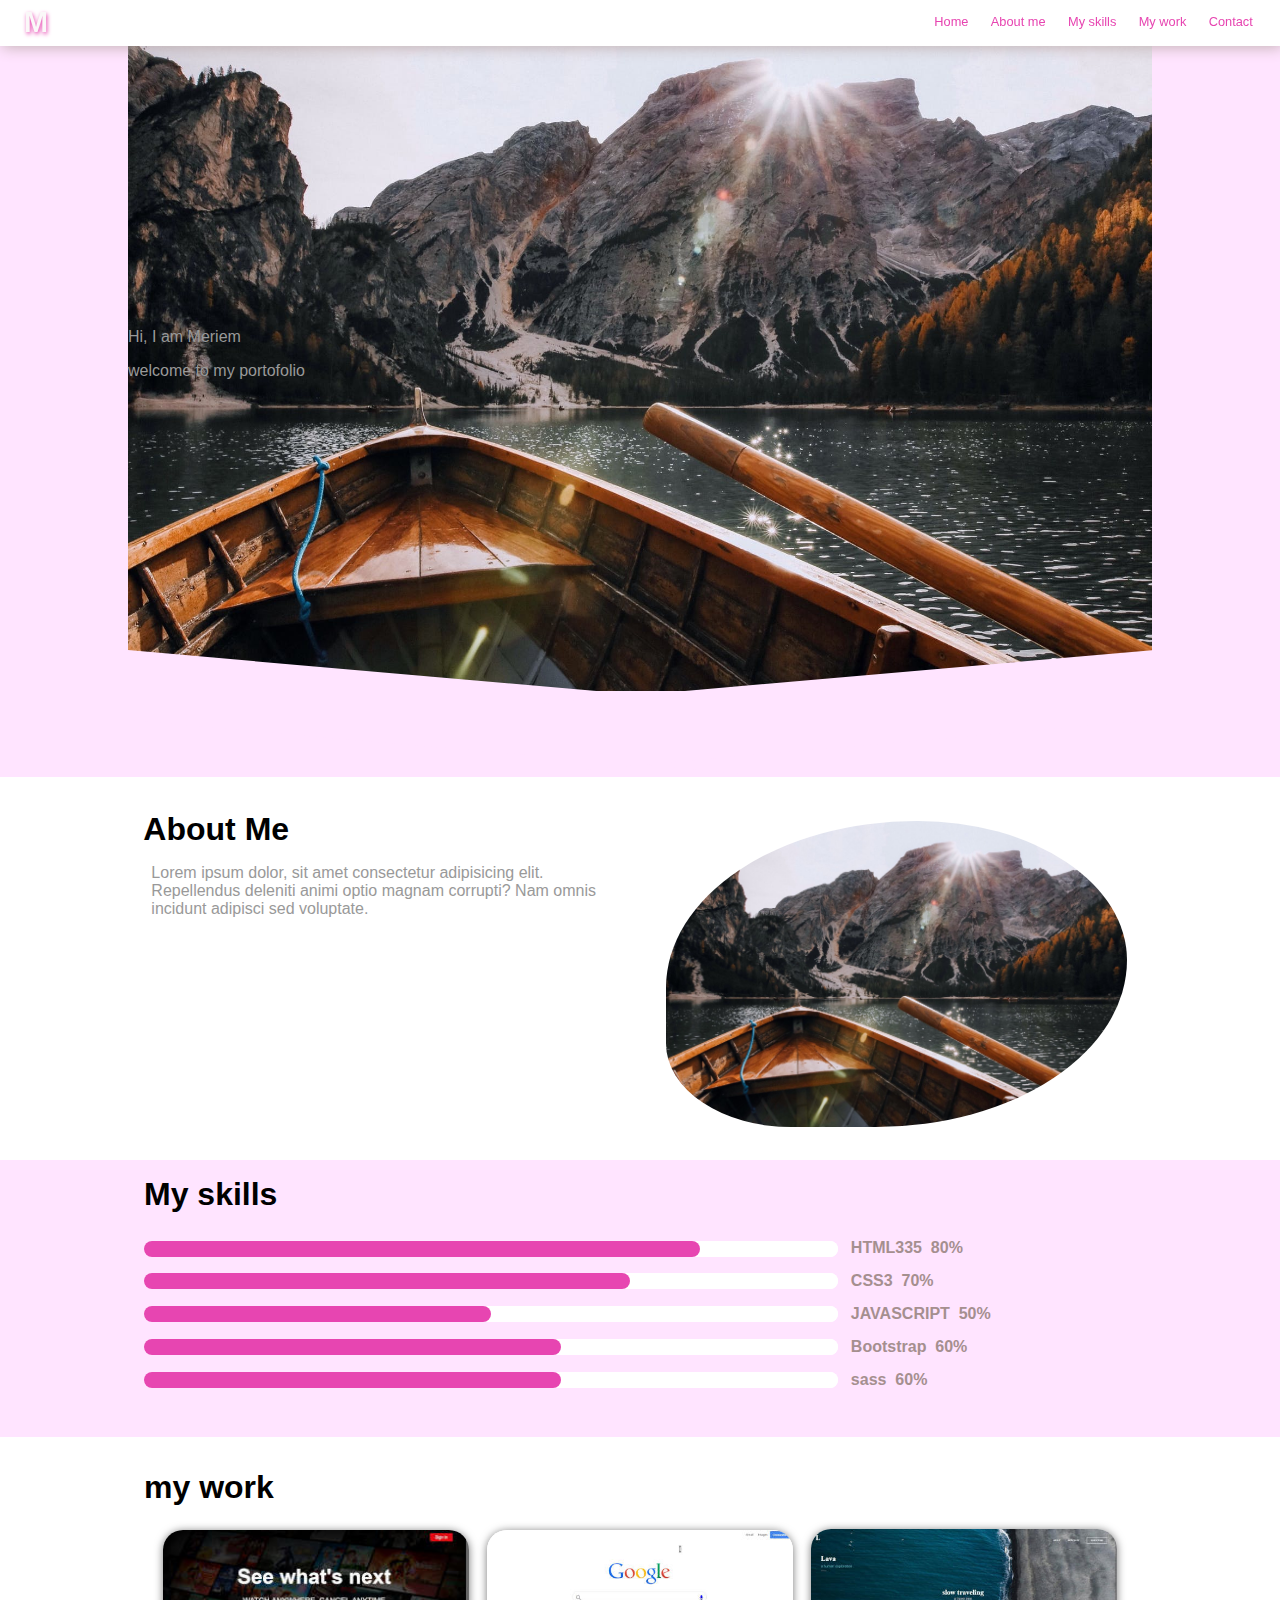
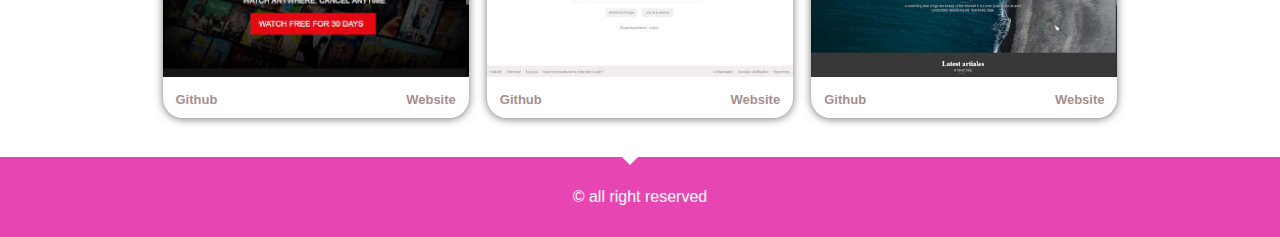
<file: personal page/portofolio.html>
<!DOCTYPE html>
<html lang="en">
<head>
    <meta charset="UTF-8">
    <meta name="viewport" content="width=device-width, initial-scale=1.0">
    <title> my portofolio</title> 
    <link rel="stylesheet" href="style2.css">
</head>
<body> 
   
    <header class="header"> 
       <div>
     <div class="navbar" id="navbar"> 
        <div class="logo"> M</div> 
        <nav class="nav"> 
        <div class="toggle" id="burger-menu"><span></span></div>
        <ul class="list" id="list"> 
           <li> <a href="#self-section">Home</a></li>
           <li> <a href="#about-me">About me</a></li>
           <li> <a href="#my-skills">My skills</a></li>
           <li> <a href="#my-work">  My work</a></li>
           <li> <a href="#">Contact</a></li>
        </ul>
         </nav> 
    </div> 
   </div>
    </header> 

    <main class="main"> 

        <section id="self-section" class="self-section"> 
          <div class="container"> 
            <div class="self-itroduction"> 
                <div class="self-itroduction-content"  > 
                <p class="txt-md">Hi, I am Meriem</p> 
                <p class="txt-lg">welcome to my portofolio</p>
                </div> 
            </div> 
            <div class="skew-bg" id="about-me"></div>
         </div> 
        </section>
        <!-- about me section --> 
        <section  class="about-me"> 
          <div class="container"> 
              <div class="about-me-content"> 
                  <div> 
                     <h1 class=""> About Me</h1> 
                     <p class="text-md"> 
                         Lorem ipsum dolor, sit amet consectetur adipisicing elit. Repellendus deleniti animi optio magnam corrupti? Nam omnis incidunt adipisci sed voluptate.
                     </p>
                  </div> 
                  <div> 
                    <div class="img"> <img  src="img/2.jpeg" alt="my personal image"></div>
                  </div> 
              </div>
            
          </div> 
          <div  id="my-skills"></div>
        </section> 

        <!-- my skills section--> 
        <section class="my-skill"> 
            <div class="container"> 
                <h1 class="text-dark">My skills</h1>
                <div class="my-skills-content"> 
                   <progress value="80" max="100"> </progress>  <span>HTML335&nbsp;&nbsp;80%</span> 
                   <progress value="70" max="100">  </progress> <span>CSS3&nbsp;&nbsp;70%</span> 
                   <progress value="50" max="100"></progress> <span>JAVASCRIPT&nbsp;&nbsp;50%</span> 
                   <progress value="60" max="100"></progress> <span>Bootstrap&nbsp;&nbsp;60%</span> 
                   <progress value="60" max="100"></progress> <span>sass&nbsp;&nbsp;60%</span> 
                   
                </div>
            </div>
        </section> 

         <!-- my work section-->  
         <section id="my-work" class="my-work"> 
             <div class="container"> 
                 <div class="my-work-content"> 
                     <h1 class="text-dark"> my work</h1>
                     <div class="my-project"> 
                         <div class="my-project-img"> 
                            <div> <img src="img/netflex.jpg" alt="netflex-project"> </div> 
                            <div  class="bottom-content"> <span> <a href="https://github.com/maryweb759/web-mocks" target="_blank"> github</a></span>  <span> <a href="index.html" target="_blank"> website</a> </span>   
                            </div>
                         </div>   
                         <div class="my-project-img"> 
                            <div> <img  src="img/googles.jpg" alt="google-project"> </div> 
                            <div class="bottom-content"> <span> <a href="index.html" target="_blank"> github</a></span>  <span> <a href="index.html" target="_blank"> website</a> </span>   
                            </div>
                         </div>   
                         <div class="my-project-img"> 
                            <div> <img src="img/lava.jpg" alt="lava-project"> </div> 
                            <div  class="bottom-content"> <span> <a href="index.html" target="_blank"> github</a></span>  <span> <a href="index.html" target="_blank"> website</a> </span> </div>
                         </div>   
                  
                    </div>
                 </div>
             </div>
         </section>
    </main> 
 
   <footer class="footer"> 
       <div class="container"> 
           <div class="footer-content"> 
            &copy; all right reserved 
           </div>
       </div>
   
   </footer>











    <script> 
   // navbar style
    function scrollTop() {
        let navbar = document.getElementById("navbar");
         let ops = window.pageYOffset; 
       if(ops > 290) { 
       navbar.style.height = "2.5rem"; 

        } else { 
      navbar.style.height = "3rem ";
     
       }
        } 
    window.addEventListener("scroll", scrollTop);   
    // burger-menu 
    var burgerMenu = document.getElementById("burger-menu"); 
    var overly = document.getElementById("list"); 
    var navbar_list_A = document.querySelectorAll(".list a"); 
    navbar_list_A.forEach(elem => 
    elem.addEventListener("click", navbarLinkClick)); 
    function navbarLinkClick(event) { 
        smothScroll(event) // call the "smooth" function
       if (overly.classList.contains("overly")) { 
        burgerMenu.click();
       }
    };
    
    burgerMenu.addEventListener('click', function() { 
        this.classList.toggle("close"); 
        overly.classList.toggle("overly");
    }); 
   

   // Approach 3 
   function smothScroll(event) {
  event.preventDefault();
  const targetId = event.currentTarget.getAttribute("href")==="#" ? "header" : event.currentTarget.getAttribute("href");
  const targetPosition = document.querySelector(targetId).offsetTop;
  const startPosition = window.pageYOffset;
  const distance = targetPosition - startPosition;
  const duration = 1000;
  let start = null;
  
  window.requestAnimationFrame(step);

  function step(timestamp) {
    if (!start) start = timestamp;
    const progress = timestamp - start;
    // window.scrollTo(0, distance*(progress/duration) + startPosition);
    window.scrollTo(0, easeInOutQuad(progress, startPosition, distance, duration));
    if (progress < duration) window.requestAnimationFrame(step);
  }
}

// Easing Functions

function easeInOutQuad(t, b, c, d) {
	t /= d/2;
	if (t < 1) return c/2*t*t + b;
	t--;
	return -c/2 * (t*(t-2) - 1) + b;
};

    </script>
</body>
</html>
</file>
<file: analog clock/style.css>
*{
	padding: 0;
	margin: 0;
	box-sizing: border-box;
	font-family: 'exo 2', sans-serif;
}

body{
	width: 100vw;
	height: 100vh;
	overflow: hidden;
	background: linear-gradient(45deg, #2ecc71, #16a085);
} 
.clock {
    position: relative;
    width: 500px;
    height: 500px;
    overflow: hidden;
    border-radius: 250px;
    border: 10px solid #111;
    background-color: #fff;
    top:50%;
    left:50%;
    transform:translate(-50%, -50%);
    -webkit-transform:translate(-50%, -50%);
    -moz-transform:translate(-50%, -50%);
    -ms-transform:translate(-50%, -50%);
    -o-transform:translate(-50%, -50%);
}  
.clock:after {
    content: ' ';
    position:absolute;
    top:0%;
    left:0%;
    height:100%;
    width:100%;
   /* background: linear-gradient(285deg, rgba(0, 0, 0, 0.175) 50%, rgba(0, 0, 0, 0.1) 50%);
*/ background:linear-gradient(285deg,rgba(0, 0, 0, 0.175) 50%, rgba(0, 0, 0, 0.1) 50%);
}

.clock:before {
    content: ' ';
    position:absolute;
    top:50%;
    left:50%;
    height:20px;
    width:20px;
    background-color: black;
    transform:translate(-50%, -50%);
    border-radius:50%;
    -webkit-border-radius:50%;
    -moz-border-radius:50%;
    -ms-border-radius:50%;
    -o-border-radius:50%; 

} 
.num { 
    position:absolute; 
    height:100%; 
    width:100%; 
    top:0%;
    left:0%; 
    font-size:2rem; 
    text-align:center; 
    font-weight:700; 
    padding:18px;
} 
.num:after {
   content: ' ';
   position:absolute;
   top:0;
   left:50%;
   transform:translatex(-50%);
   -webkit-transform:translatex(-50%);
   -moz-transform:translatex(-50%);
   -ms-transform:translatex(-50%);
   -o-transform:translatex(-50%); 
   height:15px; width:5px; background:black;
} 
.num1{
	transform: rotate(30deg);
}
.num1 div{
	transform: rotate(-30deg);
}

.num2{
	transform: rotate(60deg);
}
.num2 div{
	transform: rotate(-60deg);
}

.num3{
	transform: rotate(90deg);
}
.num3 div{
	transform: rotate(-90deg);
}

.num4{
	transform: rotate(120deg);
}
.num4 div{
	transform: rotate(-120deg);
}

.num5{
	transform: rotate(150deg);
}
.num5 div{
    transform: rotate(-150deg);
}

.num6{
	transform: rotate(180deg);
}
.num6 div{
	transform: rotate(-180deg);
}

.num7{
	transform: rotate(210deg);
}
.num7 div{
	transform: rotate(-210deg);
}

.num8{
	transform: rotate(240deg);
}
.num8 div{
	transform: rotate(-240deg);
}

.num9{
	transform: rotate(270deg);
}
.num9 div{
	transform: rotate(-270deg);
}

.num10{
	transform: rotate(300deg);
}
.num10 div{
	transform: rotate(-300deg);
}

.num11{
    transform: rotate(330deg);
}
.num11 div { 
    transform: rotate(-330deg);

} 
.hand {
    position: absolute;
    top:0;
    left:0;
    height:100%; width:100%; 
} 
.hand div {
    position:absolute;
    bottom:50%;
    left:50%;
    transform:translatex(-50%);
    -webkit-transform:translatex(-50%);
    -moz-transform:translatex(-50%);
    -ms-transform:translatex(-50%);
    -o-transform:translatex(-50%);
    background-color:#000;
} 
.sec { 
    height:40%; width:1px;
} 
.min {
    height:37%;
    width:5px;
    border-radius: 6px;
    -webkit-border-radius: 6px;
    -moz-border-radius: 6px;
    -ms-border-radius: 6px;
    -o-border-radius: 6px;
} 
.hour {
    height:28%;
    width:8px;
    border-radius: 4px;
    -webkit-border-radius: 4px;
    -moz-border-radius: 4px;
    -ms-border-radius: 4px;
    -o-border-radius: 4px;
}
</file>
<file: lava/style.css>
/* global style */ 



* { 
    box-sizing: border-box; 
    padding: 0; 
    margin: 0; 
} 
body { 
    background-color: #383838; 
    color: #fff; 
    font-family: Arial, Helvetica, sans-serif; 
    -webkit-font-smoothing: antialiased;
} 
ul { 
    list-style: none;
} 
a { 
    color: #fff; 
    text-decoration: none;
} 
h1, h2, h3, h4 { 
    color: #fff; 
} 
p { 
    padding: 0.8px 0;
} 
img { 
    width: 100%;
}  

.header { 
    height:83vh; 
    position: relative; 
    background: url('4.jpeg') no-repeat center center/cover; 
} 

.header .nav { 
    float:right; 
    text-transform: uppercase; 
    font-size: 0.6rem; 
    font-weight: bold;
} 
.nav { 
    float:right; 
    text-transform: uppercase; 
    font-size: 0.6rem; 
    font-weight: bold;
}
.nav ul li { 
    display: inline-block; 
    margin: 1rem;
} 
.header .nav ul li { 
    display: inline-block; 
    margin: 1rem;
} 
.logo { 
    float:left;
   font-family: serif;
} 
.container { 
    padding: 1.5rem ;
}
.header .nav ul li:last-of-type { 
    border:1px solid #fff; 
    padding: 0.5rem 1rem
} 
.content-top { 
    width:60%; 
    margin-top:4.5rem; 
    margin-left: 3rem;
}
.content-top h1 { 
    font-family: serif;
}
.menu-container { display:none;}
/*   content bottom      */
.content-bottom { 
    
    width:40%; 
    margin: auto;
    display:flex; 
    flex-direction: column; 
    text-align: center; 
    justify-content: center; 
    margin-top: 3rem
}
.content-bottom hr, .section hr { 
    text-align: center;
    margin-left:48%; 
    margin-bottom: 0.3rem;
}

/*    section 1      */ 
.section { 
    margin:auto; 
    width: 70%; 
    text-align: center;
} 
.section .image-tables { 
    display:grid; 
    grid-template-columns: repeat(3, 1fr); 
    grid-gap: 1rem; 
    margin: 1rem 0 2rem;
}
.section .card { 
    height: 350px; 
   margin: 6px; 
   border-radius: 3px;
   position: relative; 
   z-index: 2; 
} 
.section .card:after { 
    content:" "; 
    position: absolute; 
    z-index: 0; 
    left:20%;
    height:100%; 
    width:60%; 
    box-shadow: 0px 8px 12px #000;
}
.section .card:first-child { 
    background: url('1.jpeg') no-repeat center center/cover;
} 
.section .card:nth-child(2) { 
    background: url('2.jpeg') no-repeat center center/cover;
} 
.section .card:nth-child(3) { 
    background: url('5.jpeg') no-repeat center center/cover;
} 
.section .card .card-content { 
    width:100%; 
    position: absolute; 
    bottom: 1.5rem; 
} 
.section .card .card-content h2 { 
    font-size: 1rem; 
    text-transform: uppercase;
} 
.section .card .card-content p { 
    font-size: 0.7rem; 
} 
.section .card .card-content hr { 
    color:#fff; 
    width: 2rem; 
    margin-top: 0.3rem;
} 

.form { 
 background-color: #2e2e2e; 
 margin-top:3rem ; 
 padding:1rem 0.5rem 2rem; 
 text-align: center;
} 
.form input { 
    margin: 1rem 0; 
    width:300px; 
    background-color: #393939; 
    border: none; 
    color:#fff; 
     padding: 0 0.4rem;
    height:40px; 
} 
.form button { 
    padding: 0.3rem 2rem; 
    background-color:#393939 ;
    color:#fff; 
    text-transform: uppercase;
    cursor: pointer;
}
/* text style */ 
.text-blue { 
    color:#48abb8; 
    padding: 0.4rem 0;
}
.line-xl { width: 35px; margin: 0.3rem 0;}
.text-xl { 
    color:rgb(197, 188, 188); 
    font-size: 0.9rem; 
    line-height: 1.4;
}
.text-lg { 
    font-family: serif; 
    font-size: 2rem; 
    margin-top: 2rem;
}

@media(max-width:1000px) { 
    .section .image-tables { 
       grid-template-columns: repeat(2, 1fr);
    }
    
} 
@media(max-width:800px) { 
    .header{ 
        height:63vh; 
    } 
    .container .hide { 
        display: none;
    } 
    .content-top { 
        margin-top: 1.5rem;
    }
    .section .image-tables { 
       grid-template-columns: 1fr 1fr;
    } 
    .content-bottom { 
        margin-top: 0rem; 
        width: 63%;
    } 
    .section { 
        width:90%;
    }
    
    .text-lg { 
        font-size: 1.6rem; 
        margin-bottom: 0.6rem;
    } 
    .logo{ 
        display:none;
    } 
    .nav { 
        display:block;
    } 
    /* humberge menu */ 
    .menu-container{ 
        min-height: 50px;
          width:300px; 
          color: #000;
          display:block;
          float:right; 
          position: relative;
      }
      .menu { 
          position: absolute;
          margin-top: 1rem;
          font-weight: 400; 
          font-size: 1.4rem; 
          right:1rem; 
          color:#fff; 
          cursor: pointer;
      } 
      .menu-list {  

          margin-top: 2.2rem;
          width:120px; 
          max-height: 0; 
          overflow: hidden;
          position: absolute;
          right:1rem;
      } 
      .menu-list ul { 
          margin-top: 1rem;
      }
      .menu-list ul li { 
      font-size: 0.8rem;
      text-transform: uppercase; 
      padding: 0.5rem;
      }
}

@media(max-width:500px) { 
    .section .image-tables { 
        grid-template-columns: 1fr;
     } 
     .nav { 
        float: none; 
        text-align: center;
     }
     .nav ul li { 
        display: block; 
        margin: 1rem;
    }
     .section{ 
         width:70%;
     }
     .form input { 
        width: 70%;
    } 
    .form button { 
        width: 70%;
    }
} 

@media(max-width:350px) { 
    .menu-list ul { 
        margin-top: 0.5rem 0;
      padding-top: 0.5rem;
      background-color: rgb(0, 0, 0, 0.45);
    }
    .content-top { 
        margin-top: 2.5rem;
    }
    .section .image-tables { 
        grid-template-columns: 1fr;
     } 
     .section{ 
         width:90%;
     }
     .form input { 
        width: 90%;
    } 
    .form button { 
        width: 90%;
    }
}
</file>
<file: nytimes/style.css>
body  { 
    margin:0; 
    padding:0; 
    font-family: Arial, Helvetica, sans-serif; 
     min-height:100vh ; 
    display:flex; 
    background-color: #f7f7f7;
    flex-direction:column;
   
} 
  /***** start header ****/ 
.header .header-elem{ 
    border-bottom: 1px solid #e2e2e2; 
    background-color: #fff;
    padding: 10px 15px; 
    color:black; 
   font-size: 20px; 
   display: flex; 
   justify-content: space-between; 
   align-items: center;
}  
.header span  { cursor:pointer;  align-items: center; }
  .navbar-menu span {  color:#0d0d0d;}
 .header  .login-section span {
    font-size: 13px; 
   }
.header .nytime-logo , .navbar-menu .nytime-logo {
  font-family: 'Berkshire Swash', cursive; 
  font-size: 23px; font-weight: bold;} 
  
.header .login-section { 
  display:flex;  
  justify-content: space-between;
  background-color:#f7f7f7; 
  padding:10px 15px ; 
  margin:0;
  align-items: center; 
  border-bottom: 1px solid #e2e2e2; 
} 
.login-section .login .bar {
   display:inline-block; 
   height:15px; 
   background-color:#cccccc;
   width:1px; 
   margin : 0 3px}
.login-section  .login {
   color:#326891; text-transform: capitalize;
  
  } 
/**************  fullscreen menu**************/
.menu-container { 
    position:fixed; 
    background-color: #fff;
    position:absolute; 
    z-index:100;
    top:0; 
    left:0; 
    right:0;
    padding:px;
    height: 100%; 
    transform: scale(0); 
    font-family: Arial, Helvetica, sans-serif; 
    overflow-y: scroll;
} 
.navbar-menu { 
  z-index:100;
  align-items: center;
   border-bottom: 1px solid #e2e2e2; 
   margin: 0  ; 
   padding:0 15px;
   color:black; 
   font-size: 16px; 
   display: flex; 
   justify-content: space-between;
} 
.navbar-menu span:last-of-type {
   font-size:36px; padding: 3px 0; cursor:pointer;}
.container { 
   display: flex; 
   justify-content: center; 
  margin-left:10px;
  } 
  
  /********* start menu container********/ 

  .toggle-menu-container { 
    margin-left: 0 1rem ;
    width:100%; 
    color:#ffffff;
    max-width:700px;
    min-width: 140px;
    margin: 8px auto;

  } 
  .menu-content { 
    text-transform: capitalize; 
    color:#333;
    display: flex; 
    justify-content: space-between;
    margin-right:10px;
    padding-right:10px;
    
  } 
.search-form input , .search-form button {  
   color:#adadad;
    margin : 20px 0 0 0  ;
    text-transform: uppercase; 
    width:75%; 
    padding: 8px; 
    outline:0;
    border-radius: 4px; 
    font-size:12px;
    border:1px solid rgb(223, 210, 210)
} 
.search-form button{ 
    color:white; 
    background-color: #aabdca; 
    border:0; 
    padding: 10px;
    width: 35px;
  }
  .container p { 
    color:#000; 
    font-size:18px; 
    padding: 30px 0 17px 0 ; 
    text-transform: capitalize; 
  }   
.menu-content ul { 
    cursor:pointer;
    padding-left: 0; 
    width:50%; 
    font-size: 12px; 
    line-height:28px
  
      }
.menu-content ul li{ 
         list-style: none; 
         font-size: 13px; 
      }   

      /**** start  mani  section      *****/ 
.main-section { 
  background-color: #fff;
  color:#222;
  max-width:760px;
  width:100%; 
  min-width:150px;
  min-height:900px; 
  padding:18px 0 0 0 ;
  margin:0px auto 5px auto; 
} 
.main-section h1  { 
  transition:opacity .4s;
  margin:0; 
  padding:0 15px 0 25px;  
  cursor:pointer;
}
.main-section h1:hover { opacity:.8}  
.main-section strong { 
  color:red;  
  padding: 15px 10px ; 
  display:inline-block; 
  font-size:13px; 
  text-transform: uppercase;} 
  .main-section strong  span { 
  font-size:11px; 
  text-transform: lowercase; 
  padding-left:8px;
} 
.main-section .list-items { padding-left: 20px;} 
.main-section h2 { font-size: 17px;
  margin:0; 
  padding:0 10px 0 5px ;
  text-transform: capitalize; 
}
.main-section ul { 
  margin:0; 
  padding:20px 20px 20px 0px;  
  cursor:pointer; 
  list-style: outside;} 
.main-section ul li{  padding:5px 5px 5px 0px; }  
.main-section hr { 
  margin: 12px 25px; 
  border:1px solid #b3b3b3; }
.main-section p {
  padding:5px 25px 5px 30px; 
  color:#55556d;  
  cursor:pointer; }
.main-section ul  {  padding-left:25px; } 
.main-section ul .list:hover { 
  text-decoration: underline rgb(185, 194, 187);  } 

.main-section .slider-img  { 
  margin:5px 15px;
  
  max-height: 350px; 
  padding :0  10px; 
  
}
.main-section .slider-img img { 
  cursor:pointer;
  max-height:350px;
  width:100%;
  display:block; 
} 

/*****        start second main-section   *****/ 
.main-section .peoples-section-pic {  
  display:flex; 
  padding-right:20px; 
  justify-content: space-between;} 
  .main-section .bold-hr { margin: 12px 25px; 
    border:1px solid #121212;}
.main-section .peoples-section-pic .profile-pic {max-width:70px ;width:100%; height:60px; min-width:55px;
  
  border-radius: 50%;
}  
.main-section .peoples-section-pic .profile-pic img { 
  width:100%; height:100%;  border-radius: 50%;
} 
.main-section .peoples-section-pic h2 , .peoples-section h2 { 
  color:#a19d9d; 
  text-transform: capitalize;  
  padding: 10px 0px 10px 23px;;
  font-size: 20px;
}















/****        accordio and footer container                       *******/ 

.acc-foot-container { 
  margin-top:auto; 
  margin-left: auto; 
  margin-right: auto; 
  width:100%;
  max-width:760px; 
  border-top: 1px solid #ebebeb ; 
  background-color:  #fff; 
  border-bottom: 1px solid #ebebeb; 
   padding:5px 0px 8px 0px; 
   border-bottom: 1px solid #ebebeb ; 
  }  

/**********      start accordion         **********/
.accordio-content:last-of-type { 
  margin:0; 
  padding-bottom:8px; 
   border-bottom: 2px solid #ebebeb ; 
  }
.acc-foot-container h3 { 
  padding:3px 20px; 
  margin:0;  
  color:#000; 
 cursor:pointer; 
 font-family: 'Berkshire Swash', cursive;
 font-size: 23px; 
 background-color:  #ffffff;
} 
 .acc-foot-container hr {  
   border:1px solid #ebebeb; 
 margin: 8px 20px; 
}

 .accordio-content button { 
   color:333;  
   padding:6px  20px;
   margin:0;  
   display:block; 
   background-color:  #ffffff;
   border:0; font-size: 15px; 
   text-transform: uppercase; 
   width:100%; 
   outline: none;
   text-align:left; 
   cursor:pointer;
  } 

.accordio-content button:focus { color:#b3b3be;}
 .accordion-body {
   padding:0px 0px; 
   margin:0; 
   clear: both; 
   overflow:hidden; 
   color:#333; display:none
 } 
 
 .accordion-body ul { float:left; width:45%; padding:0px 10px ;  }
 .accordion-body ul li {  padding: 6px 0px;
   list-style: none; 
 cursor:pointer;}
       /**********   end accordion     **********/ 

footer .copy-write { 
  text-align:center;  
  font-size: 12px;
 color:#666666;  
 padding:8px;
}
footer .footer-elem {   
  padding:8px 20px; 
  text-align: center;  
}
footer .footer-elem a { 
  display:inline-block;
  text-decoration: none;   
  color:#666666; 
  padding:5px; 
  font-size: 12px; 
  font-family: Arial, Helvetica, sans-serif; 
}
  footer .footer-elem a:hover { text-decoration: underline;}

@media(max-width:500px) { 
  .main-section h1 { font-size:20px;} 
  .header .nytime-logo , .navbar-menu .nytime-logo { 
    font-size:16px
  }
}
</file>
<file: style.css>
* { 
    padding:0 ; 
    margin:0 ;
} 
body { 
    width:100vw ; 
    height: 100vh ; 
  
   
} 
@font-face { 
    src: url('fonts/Roboto-Light.ttf') ; 
    font-family:Roboto-Light ;
}
@font-face { 
    src: url('fonts/Roboto-Regular.ttf') ; 
    font-family:Roboto-regular ;
} 
@font-face { 
    src: url('fonts/Roboto-Medium.ttf') ; 
    font-family:Roboto-medium ;
}
.container { 
    width:100%; 
     height:100%; 
    display:flex; 
    flex-direction:column; 

}

/* start header */
.header { 
    padding:15px;
    text-transform:capitalize;
    display:flex; 
    justify-content: flex-end; 
    
} 
.header a { 
    padding:8px 10px 8px 10px;  
   text-decoration:none; 
   color:rgb(46, 44, 44); 
   font-size:13px; 
   font-family:Roboto-regular ;
} 
.header .btn { 
   background:rgb(18, 105, 236);
   padding:8px 12px 8px 12px;   
 border:none; 
 color:rgb(243, 239, 239); 
 font-weight:bold; 
 border-radius:3px; 
 opacity:.8; 
 text-transform:capitalize; 
 font-size:13px; 
}
 a:hover { 
    text-decoration:underline; 
    color:#555;
}
/* end  header */ 
/* start main */ 
form { 
    display:flex; 
    flex-direction:column; 
    justify-content:center; 
    align-items:center; 
    padding:18px;
    
}
.main { 
    text-align:center;
     flex:1; 
     display:flex;
     padding:20px;
    flex-direction:column;
    justify-content:center; 
    vertical-align: middle;
    }
.logo-img img { 
  
   max-width:272px;
   width:100%; 
   padding:7px;
   justify-content:center; 
   
 } 
  .mic { 
   position:absolute; 
   right: 16px; 
   top:16px; 
   cursor:pointer;
} 

 .srch { 
    position:absolute; 
    left:17px; 
    color:rgb(158, 154, 154); 
    top:15px; 
}

 form .search { 
    position:relative; 
    width:100%;
    max-width:595px; 
    margin-bottom:7px;
  
    
}
.main  input[type="search"] { 
    padding:14px 38px; 
    width:100%;
   font-size:16px;
  
  
    border : 1px solid rgb(219, 216, 216) ; 
    outline:none;
 border-radius:25px;
} 
.main  input[type="search"]:hover { 
    -moz-box-shadow: 0 0 12px rgba(0, 0, 0, 0.20); 
    -webkit-box-shadow: 0 0 12px rgba(0, 0, 0, 0.20); 
    -o-box-shadow: 0 0 12px rgba(0, 0, 0, 0.20); 
    box-shadow: 0 0 12px rgba(0, 0, 0, 0.20); 

} 
.main  input[type="search"]:focus { 
    -moz-box-shadow: 0 0 12px rgba(0, 0, 0, 0.20); 
    -webkit-box-shadow: 0 0 12px rgba(0, 0, 0, 0.20); 
    -o-box-shadow: 0 0 12px rgba(0, 0, 0, 0.20); 
    box-shadow: 0 0 12px rgba(0, 0, 0, 0.20);
} 
form .btn { 
    margin:0 7px; 
    padding:20px;
  
}
 form button { 
  
    color:rgb(87, 83, 83); 
    width:140px;
   height:38px; 
  margin:0 7px; 
  font-size:14px;
   border:none; 
   outline:none;
   border-radius:6px; 
   cursor:pointer; 
   font-family:Roboto-light ; 
   background:rgb(240, 240, 240); 
}

.main button:hover { 
   border:1px solid #c9c4c4; 
   color:rgb(51, 50, 50); 
   background:rgb(243, 243, 243); 
} 
   

.main p { 
    padding:18px;
text-align:center; 
margin-top:20px;

color:rgb(15, 15, 15); 
margin-bottom:10px; 
font-size:13px; 
font-family:Roboto-light ;
} 
.main p::first-letter { 
    text-transform:uppercase; 
    font-size:15px; 
} 
.main p a { text-decoration:none; color:rgb(34, 49, 180);  }
.main p a:hover { 
color:rgb(34, 49, 180); 
text-decoration:underline;
}
/* end main */ 
/* start footer */ 
.footer a div::first-letter { 
    text-transform:uppercase; 
    
} 

.footer  { 
    background:rgb(241, 238, 238); 
    align-items:center; 
    display:flex; 
    margin-top:7px;
    justify-content:space-between; 
    padding:10px; 
    font-family:Roboto-regular ; 
    font-size:14px; 
} 

.footer .left { 

    cursor:pointer;
 } 

.footer .left a { 
    color:rgb(110, 106, 106); 
    display:inline-block;
    text-decoration:none; 
    padding:9px;
  
} 
.footer .left a:hover { 
    text-decoration: underline;
}


/* end footer */
</file>
<file: first project/css/main2.css>
/* start main rules */
body { background :#fff; height:4000px;}
.container { width:1170px; margin:auto;}
.clearfix { clear:both;}
/* end main rules */
/* start header */
.header .slider {height:500px; background-image:url('../images/payments.jpg'); 
-webkit-background-size:cover; /* css 3 */
-moz-background-size:cover; /* css 3 */
-o-background-size:cover; /* css 3 */
background-size:cover; /* css 3 */}
.header .slider .intro { color:#fff; text-align:center; padding-top:200px;}
.header .slider .intro h2 { border-top:3px solid #fff;  border-bottom:3px solid #fff; margin:0 auto ; font-size:50px;
padding:5px 0 ; width:600px; color:#fff;}
.header .slider .intro button {background:none; border :2px solid #fff; margin-top :30px; color:#fff; font-weight:bold;
padding: 10px 20px;font-size:20px;
width:140px;}
.header .navbar {background:#16171A; overflow:hidden;color:#fff; }
.header .navbar ul li a  { text-decoration:none; color:#fff;}
 .header .navbar ul li.active a, .header .navbar ul li a:hover {color:#179B19;}
.header .navbar h2 {color:#fff; }

.header .navbar h2 span {color:#179B19;}

.header .navbar ul  { list-style:none;  overflow:hidden; float:right; padding-left:0px;}
.header .navbar ul  li {  float:left; padding:10px;}
/* end header */
/* start features */
.features {  overflow:hidden; padding-top:30px; padding-bottom:40px; }
.features .feat { width:33%;  }
.features .feat h2 { text-transform:uppercase;  }
.features .feat p {   padding-left:10px; text-align:justify;}
/* end features */
/* start about me */
.about-me {background:#F2F2F2; overflow:hidden; }

.about-me .image{width:40%;   }
.about-me .image img {width:100%;}
.about-me .info {width:60%; float:left;}
.about-me .info > p:last-of-type { margin-top:25px;}
.about-me .info h2 {  margin:20px 0 20px 40px;}
.about-me .info > p {  margin:0 0 10px 40px;}

.about-me .info .hobbies { overflow:hidden; margin:20px 0 0 40px ;}
.about-me .info .hobbies .content { width:50%;  min-height:100px; overflow:hidden; }

.about-me .info .hobbies .content .icon {float:left; width:12% ; margin-right:5%;  }
.about-me .info .hobbies .content .icon img { max-width:100%; margin:40px 10px 0 0 ;}
.about-me .info .hobbies .content .text {width:83%;  }
.about-me .info .hobbies .content .text p {margin-top:0 ; }
.about-me .info .hobbies .content .text h3 {margin-bottom:5px;}
/* end about me */
/* start my skills */
.my-skills  {  overflow:hidden; padding-top:30px; padding-bottom:30px;}
.my-skills .skills,
.my-skills .progress { width:50%;  }
  .my-skills .skills > p:last-of-type { margin-top:25px;}
.my-skills .skills h2 {  margin:20px 0 20px 40px;}
.my-skills .skills > p {  margin:0 0 10px 40px;}

.my-skills .skills button {   margin:20px 0 10px 40px ;
}
 .my-skills .progress .technique { margin-left:20px;}
.my-skills .progress .technique div {background:#f2f2f2; height:25px ; }
.my-skills .progress .technique div span { background:#179B19; color:#fff; display: block; height:25px; line-height:25px; text-align:right;}
/* end my skills */

/* start resume */
.resume { background:#F2F2F2; padding-top:30px; padding-bottom:40px; text-align:center;}
.resume h2 {  text-transform:uppercase; }
.resume p {  padding-right:10px ; }
.resume button { margin-top:20px;}
/* end resume  */
/* my education  */
.my-education .main{ width:50%;  margin-right:5%; }

.my-education {  overflow:hidden; padding-top:30px; padding-bottom:30px;}
.my-education .exp { width:45%;    }
.my-education .main h2 { margin:25px 0 20px 40px;}
.my-education .main p {margin:0 0 10px 40px; }
.my-education .main p:last-of-type {margin-top:25px; }

.my-education .exp h3 { margin-top:80px; margin-bottom:8px;}
.my-education .exp span {display:block; margin-bottom:5px;}
.my-education .exp span:first-of-type {color:#999;}
.my-education .exp span:last-of-type {  display:inline-block;
background:#179B19; padding:6px 9px; font-weight:bold;color:#fff;}
.my-education .exp hr { border:0; background: #999; height:1px; margin:20px 0 ; }

/* end my education */
/* start testimonials */
.testemonials { background:#F2F2F2; padding-top:30px; padding-bottom:30px; text-align:center; }
.testemonials q { color:#888; font: italic bold 15px/1.7 Arial, tahoma ; }
.testemonials h3 {  margin-bottom:25px; }
.testemonials ul { list-style:none; padding-left:0 ; text-align:center; }
.testemonials ul li { height:15px ; width:15px; border:1px solid #179B19; display:inline-block; cursor:pointer;}
.testemonials ul li.active, .testemonials ul li:hover {background:#179B19; }
/* end testimonials  */
/* start portofolio */
.portofolio {padding-top:35px; padding-bottom:50px; text-align:center;  }

.portofolio p { padding-bottom:20px; }
.portofolio .our-work { overflow:hidden;}
.portofolio .our-work > div { width:33%; float:left;  margin-bottom:10px;}
.portofolio .our-work > div img { width:92%; margin:10px; padding:3px; border:1px solid #ccc;
 background:#fff; box-shadow:10px 10px 12px #ccc;}
/* end portofolio */
/* start contact me  */
.contact-me { overflow:hidden; background: #252e31 ; padding-top:35px; padding-bottom:50px; }
.contact-me .info{width:50%;  margin-right:5%;}
.contact-me .info h2 { color:#fff; margin-left:40px; }
.contact-me .info p { color:#6A6E71 ;  margin-left:40px;}
.contact-me .info p strong { color:#d1d6da;}
.contact-me .form {width:45%; }
 .contact-me .form label  { display:block; color:#d1d6da; margin:13px 0 ; }
 .contact-me .form input[type="text"] {width:80%; color:#FFF; background:#4b5557; border:0 ; padding:10px; margin-bottom:10px;}
 .contact-me .form textarea { width:80%; height:300px; background:#4b5557; border:0 ; color:#fff; padding:10px;margin-bottom:10px; }
 .contact-me .form input[type="submit"] { background:#191e22;    border:0; color:#fff;
 padding:10px 30px; margin-bottom:10px;}
/* end contact me */
/* start footer */
.footer { background:#191e22 ; padding :20px 0 ; text-align:center; color:#6A6E71 ;}
.footer ul {list-style:none; padding-left:0; margin:10px 0 0 ;}
.footer ul li {display:inline-block;}
.footer ul li img { width:32px; }
/* end footer */
/* start my framework */
h2, h3 {color:#555;}
p { line-height:1.7; color:#888;}
.fl-left { float:left; } /* float left element */
.my-button { background:none; border: 3px solid #179B19 ;
color:#179B19; 
padding:10px 30px ;
font-weight:bold;}
/* end my framework */
</file>
<file: personal page/style2.css>
* {
	box-sizing: border-box;
	margin: 0;
	padding: 0;
}

body {
	font-family: 'Arial', sans-serif;
	-webkit-font-smoothing: antialiased;
	background: #fff;
    color: #999; 
  
}

ul {
	list-style: none;
}

h1,
h2,
h3,
h4 {
	color: #000;
}

a {
    color: rgb(247, 242, 242); 
	text-decoration: none; 
}
p {
	margin: 0.5rem 0;
}

img {
	width: 100%;
} 
.header {position: relative;  } 
.header .navbar { position: fixed; top:0; width:100%; z-index: 3;
    transition: height 0.3s ease-in; -webkit-box-shadow: 2px 1px 15px rgb(192, 175, 175);  -o-box-shadow: 2px 1px 15px rgb(192, 175, 175);  -moz-box-shadow: 2px 1px 15px rgb(192, 175, 175);  box-shadow: 2px 1px 15px rgb(192, 175, 175); 
    font-size: 0.8rem; padding: 0 1rem;   background-color: white;
} 
.header .navbar .logo{ float: left; padding:0.4rem 0.5rem ; font-size: 1.8rem; font-weight: bold; color:rgb(250, 248, 248); text-shadow: 1px 2px 4px rgb(231, 69, 177);}
.header .navbar .nav{ float: right;  }
.header .navbar .nav .list li{ float: left; padding:  0 0.2rem;} 
.header .navbar .nav .list li a { display: inline-block; color:rgb(231, 69, 177); padding:0.9rem 0.5rem ;} 
.header .navbar .nav .list li a:hover { color:rgb(250, 248, 248); text-shadow: 1px 2px 4px rgb(231, 69, 177), -1px -2px 4px rgb(231, 69, 177);;}

@media(max-width:700px) {  
    .header .navbar .nav .list { position: absolute; top: 2.5rem; background-color: rgb(231, 69, 177); left:0; width:100%; text-align: center; visibility: hidden; opacity: 0; transition: 0.3s ease-in-out;}
    .header .navbar .nav .list.overly { opacity: 1; visibility: visible;}
    .header .navbar .nav .list li { float:none; } 
    .header .navbar .nav .list li a { color:#fff}
     #burger-menu {  margin-top:10px; position: relative; cursor:pointer;  height:25px; width:27px; overflow: visible;}
     #burger-menu span, #burger-menu span:before, #burger-menu span:after { background-color: rgb(231, 69, 177); display: block; height:4px;
     opacity: 1; position: absolute; transition: 0.3s ease-in-out;   } 
     #burger-menu span:before, #burger-menu span:after { content:" ";} 
     #burger-menu span { right:0; top:11px; width:25px;} 
     #burger-menu span:before { left:0; top:-10px; width:16px;} 
     #burger-menu span:after { left:0; top:10px; width:20px;} 
     #burger-menu.close span { top:11px;transform: rotate(-45deg); width:27px;   }
     #burger-menu.close span:before { top:0; transform: rotate(90deg); width:27px;   }
     #burger-menu.close span:after { top:0; left:0; transform: rotate(90deg); width:0;  opacity: 0;  }

}
/****  self introduction content****/ 
.main { height:100%;} 
.self-section {  background-color: rgb(255, 228, 255); margin-top:1rem; }
.self-itroduction { width: 100%; height: 75vh; position: relative; background:url("img/2.jpeg") no-repeat center center/cover; margin: 1rem auto;  } 
.self-itroduction-content { position: absolute; z-index: 2;   width:100%; height: 100%; display: flex;
    flex-direction: column;  justify-content: center; text-align: start; margin: 0 0rem; /*letter set it to 1rem on responsive */       }
.skew-bg {   height:50px; padding-top: 70px; position: relative; flex-wrap: wrap;
    text-align: center; width: 100%;   } 
    .skew-bg:before { position: absolute; 
        content: ""; width:60%; height: 70px; top:-30px; left:0;  background-color: rgb(255, 228, 255); margin:0; 
        transform: skewY(5deg);} 
        .skew-bg::after { 
            position: absolute; 
            content: ""; width:60%; height: 70px; top:-30px; right:0;  background-color: rgb(255, 228, 255);
            transform: skewY(-5deg);
        }  
        .container { 
            width:80%; margin:auto;
        }
/*   about me section  **/ 
.about-me { margin: 2.1rem 1.2rem 1.2rem; }
.about-me-content { display: grid; grid-template-columns: repeat(2, 1fr); grid-gap:2rem} 

.about-me-content .img { border-radius: 60%; border-top-right-radius: 50%; border-bottom-left-radius: 30%; position:relative; padding:10px;
}
.about-me-content .img::before{ content: ""; position: absolute; bottom:18px; left:20px;  background-color: rgb(255, 228, 255);  height:87%; width:90%; 
    border-radius: 60%; border-top-right-radius: 50%; border-bottom-left-radius: 30%; z-index: 1; margin:10px
 }

.about-me-content .img img { border-radius: 60%; border-top-right-radius: 50%; border-bottom-left-radius: 30%; 
   position: relative; z-index: 2;} 
   /*****  my skills section        ****/ 
.my-skill {  background-color: rgb(255, 228, 255);     }
.my-skills-content { padding: 0.2rem 1rem 2.5rem 1rem  ; text-align: left;  } 
.my-skills-content span { position:relative;  top:-0.5rem; font-weight: bolder;  color:rgb(165, 143, 143); } 
progress { background-color: #fff;  border:0; height:1em; width:70%; border-radius: 14px; margin:0.5rem 0.5rem 0.5rem 0; } 
progress::-webkit-progress-bar { background-color: #fff;  border-radius: 14px; } 
progress::-webkit-progress-value { background-color: rgb(231, 69, 177);  border-radius: 14px;   }  
progress::-moz-progress-bar { background-color: #fff;  border-radius: 14px;} 
progress::-moz-progress-value {  background-color: rgb(231, 69, 177);  border-radius: 14px;     }
progress::-o-progress-bar { background-color: #fff;  border-radius: 14px;  } 
progress::-o-progress-value {  background-color: rgb(231, 69, 177);  border-radius: 14px; } 
.skills  { width:100%; display: flex; justify-content: center; flex-wrap: wrap;}
.skills div { height: 130px; width:120px; box-shadow: 2px 3px 10px ; margin: 1rem; transition: transform 0.3s ease-in-out ; cursor: pointer; 
   position: relative; background-color: white;   z-index: 0; }
  
.skills  div:hover { transform: translateY(-12px);} 


/*** start my work **/ 
.my-work {  padding:0rem 0 1rem 0 ;  }
.my-work-content { padding: 1rem 0; overflow: hidden; margin: auto;} 
.my-work-content .my-project { text-align: center; margin:auto; } 
.my-work-content .my-project .my-project-img { width:calc(33% - 32px); display:inline-block; background-color:#fff; margin:7px; border-radius: 20px; position:relative; -webkit-box-shadow:0 2px 10px #777; -moz-box-shadow:0 2px 10px #777; box-shadow:0 1px 9px #777; transition: all 0.4s ease-in;} 
.my-work-content .my-project .my-project-img:hover { transform: translateY(-3px); }
.my-work-content .my-project .my-project-img img { width:100%; height:auto; border-top-left-radius: 20px; border-top-right-radius: 20px;}
.my-work-content .my-project .my-project-img .bottom-content {padding: 0.6rem 0.8rem; text-transform: capitalize; font-weight: bold;  display: flex; justify-content: space-between; }
.my-work-content .my-project .my-project-img .bottom-content a { color:rgb(165, 143, 143); font-size: 13px;}
.my-work-content .my-project .my-project-img .bottom-content a:hover { color:rgb(17, 15, 15);} 
@media(max-width:700px) {.my-work-content .my-project div { width:calc(100%);} }
/**    footer  **/ 
.footer { height:80px; width:100%;  background-color: rgb(231, 69, 177); color:#fff; line-height: 80px; text-align: center;} 
.footer-content {  position:relative;} 
.footer-content::before {content:""; display:block; position:absolute; top:0px; left:50%; margin-left:-18px; 
border-right:8px solid transparent; border-top:8px solid #fff; border-left:8px solid transparent; border-bottom:8px solid transparent;  }
.container { 
    width:80%; margin: auto; 
}
/****** text  ******/
.text-dark { padding: 1rem ;}
.text-md { padding:8px;}





/****   media query  *****/ 
@media(max-width:700px) {  
    .header .navbar .nav .list { position: absolute; top: 2.5rem; background-color: rgb(231, 69, 177); left:0; width:100%; text-align: center; visibility: hidden; opacity: 0; transition: 0.3s ease-in-out;}
    .header .navbar .nav .list.overly { opacity: 1; visibility: visible;}
    .header .navbar .nav .list li { float:none; } 
    .header .navbar .nav .list li a { color:#fff}
     #burger-menu {  margin-top:10px; position: relative; cursor:pointer;  height:25px; width:27px; overflow: visible;}
     #burger-menu span, #burger-menu span:before, #burger-menu span:after { background-color: rgb(231, 69, 177); display: block; height:4px;
     opacity: 1; position: absolute; transition: 0.3s ease-in-out;   } 
     #burger-menu span:before, #burger-menu span:after { content:" ";} 
     #burger-menu span { right:0; top:11px; width:25px;} 
     #burger-menu span:before { left:0; top:-10px; width:16px;} 
     #burger-menu span:after { left:0; top:10px; width:20px;} 
     #burger-menu.close span { top:11px;transform: rotate(-45deg); width:27px;   }
     #burger-menu.close span:before { top:0; transform: rotate(90deg); width:27px;   }
     #burger-menu.close span:after { top:0; left:0; transform: rotate(90deg); width:0;  opacity: 0;  }
 /* my work section */ 
 .my-work-content .my-project .my-project-img { width:calc(50% - 32px);} 
/* about me section */ 
.about-me-content { grid-template-columns: 1fr;}
}  

/* media query 450px */ 
@media(max-width:450px) { .container{width:100%;} 
progress{width:100%} 
.my-work-content .my-project .my-project-img { width:calc(100% - 32px);}        }
</file>
